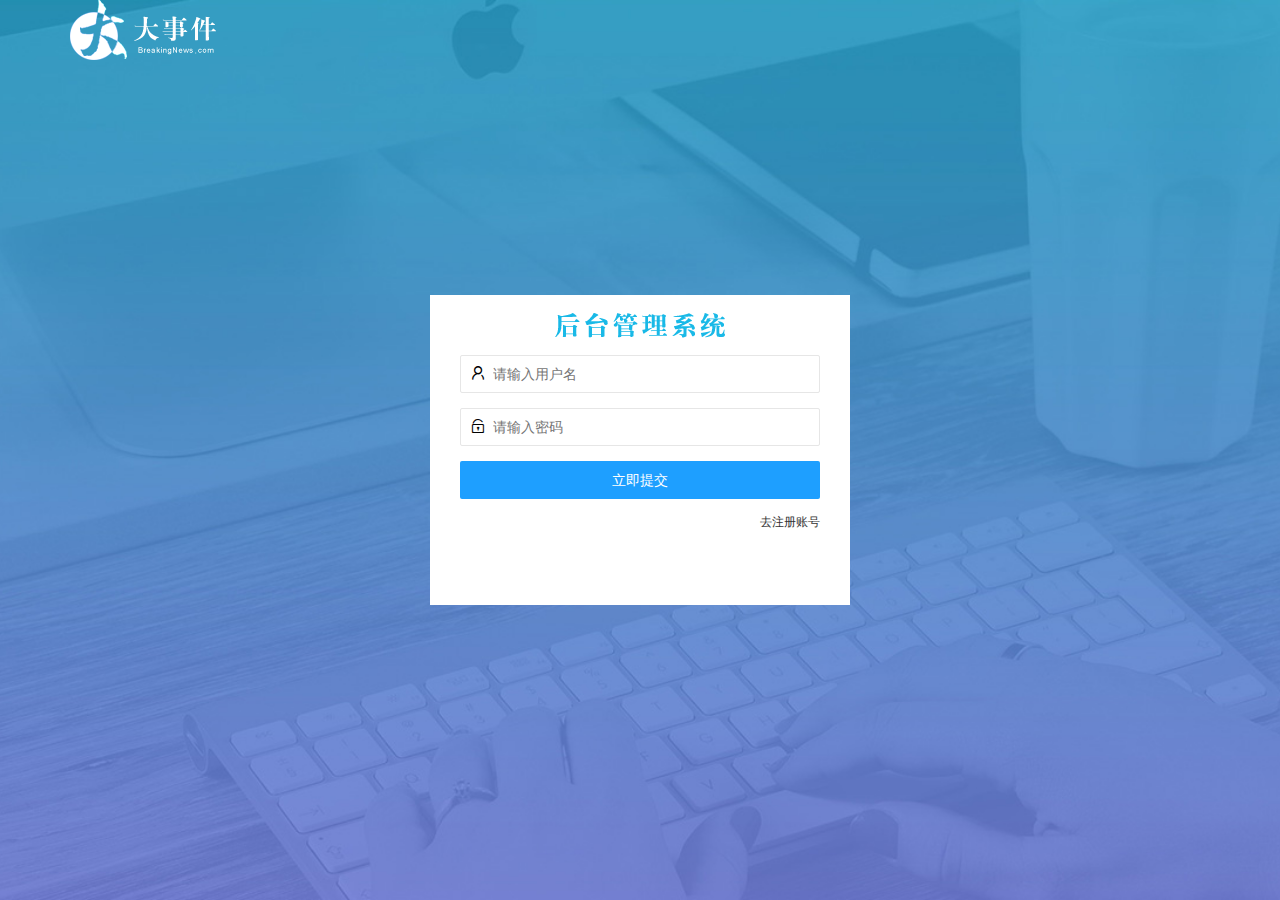
<file: login.html>
<!DOCTYPE html>
<html lang="en">

<head>
    <meta charset="UTF-8" />
    <meta http-equiv="X-UA-Compatible" content="IE=edge" />
    <meta name="viewport" content="width=device-width, initial-scale=1.0" />
    <title>大事件 登录/注册</title>
    <link rel="stylesheet" href="./assets/lib/layui/css/layui.css" />
    <link rel="stylesheet" href="./assets/css/login.css" />
</head>

<body>
    <!-- header 区域  1194*60-->
    <div class="layui-main">
        <img src="./assets/images/logo.png" alt="" />
    </div>
    <!-- 注册登录框 -->
    <div class="loginAndRegBox">
        <div class="title-box"></div>
        <!-- 登录框 -->
        <div class="login-box">
            <form class="layui-form" action="" id="form-login">
                <div class="layui-form-item">
                    <i class="layui-icon layui-icon-username"></i>
                    <input type="text" name="username" placeholder="请输入用户名" autocomplete="off" required class="layui-input" />
                </div>
                <div class="layui-form-item">
                    <i class="layui-icon layui-icon-password"></i>
                    <input type="password" name="password" placeholder="请输入密码" autocomplete="off" required lay-verify="required|pwd" class="layui-input" />
                </div>
                <!-- 登录按钮 -->
                <div class="layui-form-item">
                    <button class="layui-btn layui-btn-fluid layui-btn-normal" lay-submit>
                        立即提交
                    </button>
                </div>
                <div class="layui-form-item links">
                    <a href="javascript:;" id="link_reg">去注册账号</a>
                </div>
            </form>
        </div>
        <!-- 注册框 -->
        <div class="reg-box">
            <!-- 注册的表单 -->
            <form class="layui-form" action="" id="form-reg">
                <!-- username -->
                <div class="layui-form-item">
                    <i class="layui-icon layui-icon-username"></i>
                    <input type="text" name="username" required lay-verify="required" placeholder="请输入用户名" autocomplete="off" class="layui-input" />
                </div>
                <!-- password -->
                <div class="layui-form-item">
                    <i class="layui-icon layui-icon-password"></i>
                    <input type="password" name="password" required lay-verify="required" placeholder="请输入密码" autocomplete="off" class="layui-input" />
                </div>
                <!-- password confirm -->
                <div class="layui-form-item">
                    <i class="layui-icon layui-icon-password"></i>
                    <input type="password" name="repassword" required lay-verify="required|pwd|repwd" placeholder="再次确认密码" autocomplete="off" class="layui-input" />
                </div>
                <!-- 注册按钮 -->
                <div class="layui-form-item">
                    <!-- 注意：表单提交按钮和普通按钮的区别，就是 lay-submit 属性 -->
                    <button class="layui-btn layui-btn-fluid layui-btn-normal" lay-submit>
                        注册
                    </button>
                </div>
                <div class="layui-form-item links">
                    <a href="javascript:;" id="link_login">去登录</a>
                </div>
            </form>
        </div>
    </div>
    <script src="./assets/lib/layui/layui.all.js"></script>
    <script src="./assets/lib/jquery.js"></script>
    <script src="/assets/js/baseAPI.js"></script>
    <script src="./assets/js/login.js"></script>
</body>

</html>
</file>
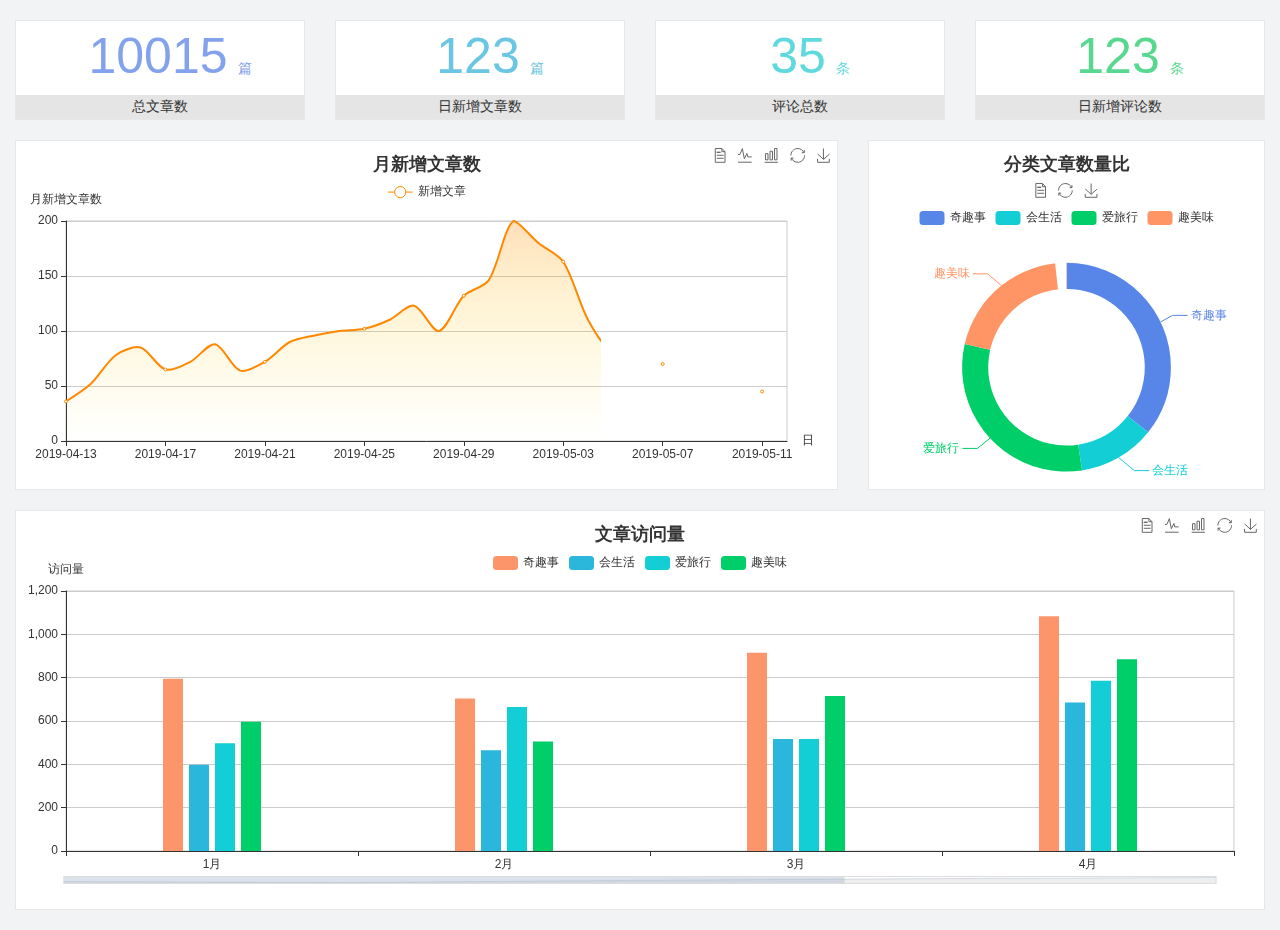
<file: home/dashboard.html>
<!DOCTYPE html>
<html lang="en">

<head>
  <meta charset="UTF-8">
  <meta name="viewport" content="width=device-width, initial-scale=1.0">
  <meta http-equiv="X-UA-Compatible" content="ie=edge">
  <title>图表统计</title>
  <link rel="stylesheet" href="../../assets/lib/bootstrap.css" />
  <link rel="stylesheet" href="../../assets/lib/main.css" />
  <script src="../../assets/lib/jquery.js"></script>
  <script type="text/javascript" src="../../assets/lib/echarts.min.js"></script>
</head>

<body>
  <div class="container-fluid">
    <div class="row spannel_list">
      <div class="col-sm-3 col-xs-6">
        <div class="spannel">
          <em>10015</em><span>篇</span>
          <b>总文章数</b>
        </div>
      </div>
      <div class="col-sm-3 col-xs-6">
        <div class="spannel scolor01">
          <em>123</em><span>篇</span>
          <b>日新增文章数</b>
        </div>
      </div>
      <div class="col-sm-3 col-xs-6">
        <div class="spannel scolor02">
          <em>35</em><span>条</span>
          <b>评论总数</b>
        </div>
      </div>
      <div class="col-sm-3 col-xs-6">
        <div class="spannel scolor03">
          <em>123</em><span>条</span>
          <b>日新增评论数</b>
        </div>
      </div>
    </div>
  </div>

  <div class="container-fluid">
    <div class="row curve-pie">
      <div class="col-lg-8 col-md-8">
        <div class="gragh_pannel" id="curve_show"></div>
      </div>
      <div class="col-lg-4 col-md-4">
        <div class="gragh_pannel" id="pie_show"></div>
      </div>
    </div>
  </div>

  <div class="container-fluid">
    <div class="column_pannel" id="column_show"></div>
  </div>

  <script>
    var oChart = echarts.init(document.getElementById('curve_show'));
    var aList_all = [
      { 'count': 36, 'date': '2019-04-13' },
      { 'count': 52, 'date': '2019-04-14' },
      { 'count': 78, 'date': '2019-04-15' },
      { 'count': 85, 'date': '2019-04-16' },
      { 'count': 65, 'date': '2019-04-17' },
      { 'count': 72, 'date': '2019-04-18' },
      { 'count': 88, 'date': '2019-04-19' },
      { 'count': 64, 'date': '2019-04-20' },
      { 'count': 72, 'date': '2019-04-21' },
      { 'count': 90, 'date': '2019-04-22' },
      { 'count': 96, 'date': '2019-04-23' },
      { 'count': 100, 'date': '2019-04-24' },
      { 'count': 102, 'date': '2019-04-25' },
      { 'count': 110, 'date': '2019-04-26' },
      { 'count': 123, 'date': '2019-04-27' },
      { 'count': 100, 'date': '2019-04-28' },
      { 'count': 132, 'date': '2019-04-29' },
      { 'count': 146, 'date': '2019-04-30' },
      { 'count': 200, 'date': '2019-05-01' },
      { 'count': 180, 'date': '2019-05-02' },
      { 'count': 163, 'date': '2019-05-03' },
      { 'count': 110, 'date': '2019-05-04' },
      { 'count': 80, 'date': '2019-05-05' },
      { 'count': 82, 'date': '2019-05-06' },
      { 'count': 70, 'date': '2019-05-07' },
      { 'count': 65, 'date': '2019-05-08' },
      { 'count': 54, 'date': '2019-05-09' },
      { 'count': 40, 'date': '2019-05-10' },
      { 'count': 45, 'date': '2019-05-11' },
      { 'count': 38, 'date': '2019-05-12' },
    ];

    let aCount = [];
    let aDate = [];

    for (var i = 0; i < aList_all.length; i++) {
      aCount.push(aList_all[i].count);
      aDate.push(aList_all[i].date);
    }

    var chartopt = {
      title: {
        text: '月新增文章数',
        left: 'center',
        top: '10'
      },
      tooltip: {
        trigger: 'axis'
      },
      legend: {
        data: ['新增文章'],
        top: '40'
      },
      toolbox: {
        show: true,
        feature: {
          mark: { show: true },
          dataView: { show: true, readOnly: false },
          magicType: { show: true, type: ['line', 'bar'] },
          restore: { show: true },
          saveAsImage: { show: true }
        }
      },
      calculable: true,
      xAxis: [
        {
          name: '日',
          type: 'category',
          boundaryGap: false,
          data: aDate
        }
      ],
      yAxis: [
        {
          name: '月新增文章数',
          type: 'value'
        }
      ],
      series: [
        {
          name: '新增文章',
          type: 'line',
          smooth: true,
          itemStyle: { normal: { areaStyle: { type: 'default' }, color: '#f80' }, lineStyle: { color: '#f80' } },
          data: aCount
        }],
      areaStyle: {
        normal: {
          color: new echarts.graphic.LinearGradient(0, 0, 0, 1, [{
            offset: 0,
            color: 'rgba(255,136,0,0.39)'
          }, {
            offset: .34,
            color: 'rgba(255,180,0,0.25)'
          }, {
            offset: 1,
            color: 'rgba(255,222,0,0.00)'
          }])

        }
      },
      grid: {
        show: true,
        x: 50,
        x2: 50,
        y: 80,
        height: 220
      }
    };

    oChart.setOption(chartopt);


    var oPie = echarts.init(document.getElementById('pie_show'));
    var oPieopt =
    {
      title: {
        top: 10,
        text: '分类文章数量比',
        x: 'center'
      },
      tooltip: {
        trigger: 'item',
        formatter: "{a} <br/>{b} : {c} ({d}%)"
      },
      color: ['#5885e8', '#13cfd5', '#00ce68', '#ff9565'],
      legend: {
        x: 'center',
        top: 65,
        data: ['奇趣事', '会生活', '爱旅行', '趣美味']
      },
      toolbox: {
        show: true,
        x: 'center',
        top: 35,
        feature: {
          mark: { show: true },
          dataView: { show: true, readOnly: false },
          magicType: {
            show: true,
            type: ['pie', 'funnel'],
            option: {
              funnel: {
                x: '25%',
                width: '50%',
                funnelAlign: 'left',
                max: 1548
              }
            }
          },
          restore: { show: true },
          saveAsImage: { show: true }
        }
      },
      calculable: true,
      series: [
        {
          name: '访问来源',
          type: 'pie',
          radius: ['45%', '60%'],
          center: ['50%', '65%'],
          data: [
            { value: 300, name: '奇趣事' },
            { value: 100, name: '会生活' },
            { value: 260, name: '爱旅行' },
            { value: 180, name: '趣美味' }
          ]
        }
      ]
    };
    oPie.setOption(oPieopt);



    var oColumn = this.echarts.init(document.getElementById('column_show'));
    var oColumnopt =
    {
      title: {
        text: '文章访问量',
        left: 'center',
        top: '10'
      },
      tooltip: {
        trigger: 'axis'
      },
      legend: {
        data: ['奇趣事', '会生活', '爱旅行', '趣美味'],
        top: '40'
      },
      toolbox: {
        show: true,
        feature: {
          mark: { show: true },
          dataView: { show: true, readOnly: false },
          magicType: { show: true, type: ['line', 'bar'] },
          restore: { show: true },
          saveAsImage: { show: true }
        }
      },
      calculable: true,
      xAxis: [
        {
          type: 'category',
          data: ['1月', '2月', '3月', '4月', '5月']
        }
      ],
      yAxis: [
        {
          name: '访问量',
          type: 'value'
        }
      ],
      series: [
        {
          name: '奇趣事',
          type: 'bar',
          barWidth: 20,
          itemStyle: {
            normal: { areaStyle: { type: 'default' }, color: '#fd956a' }
          },
          data: [800, 708, 920, 1090, 1200]
        },
        {
          name: '会生活',
          type: 'bar',
          barWidth: 20,
          itemStyle: {
            normal: { areaStyle: { type: 'default' }, color: '#2bb6db' }
          },
          data: [400, 468, 520, 690, 800]
        },
        {
          name: '爱旅行',
          type: 'bar',
          barWidth: 20,
          itemStyle: {
            normal: { areaStyle: { type: 'default' }, color: '#13cfd5' }
          },
          data: [500, 668, 520, 790, 900]
        },
        {
          name: '趣美味',
          type: 'bar',
          barWidth: 20,
          itemStyle: {
            normal: { areaStyle: { type: 'default' }, color: '#00ce68' }
          },
          data: [600, 508, 720, 890, 1000]
        }
      ],
      grid: {
        show: true,
        x: 50,
        x2: 30,
        y: 80,
        height: 260
      },
      dataZoom: [//给x轴设置滚动条
        {
          start: 0,//默认为0
          end: 100 - 1000 / 31,//默认为100
          type: 'slider',
          show: true,
          xAxisIndex: [0],
          handleSize: 0,//滑动条的 左右2个滑动条的大小
          height: 8,//组件高度
          left: 45, //左边的距离
          right: 50,//右边的距离
          bottom: 26,//右边的距离
          handleColor: '#ddd',//h滑动图标的颜色
          handleStyle: {
            borderColor: "#cacaca",
            borderWidth: "1",
            shadowBlur: 2,
            background: "#ddd",
            shadowColor: "#ddd",
          }
        }]
    };
    oColumn.setOption(oColumnopt);
  </script>
</body>

</html>
</file>
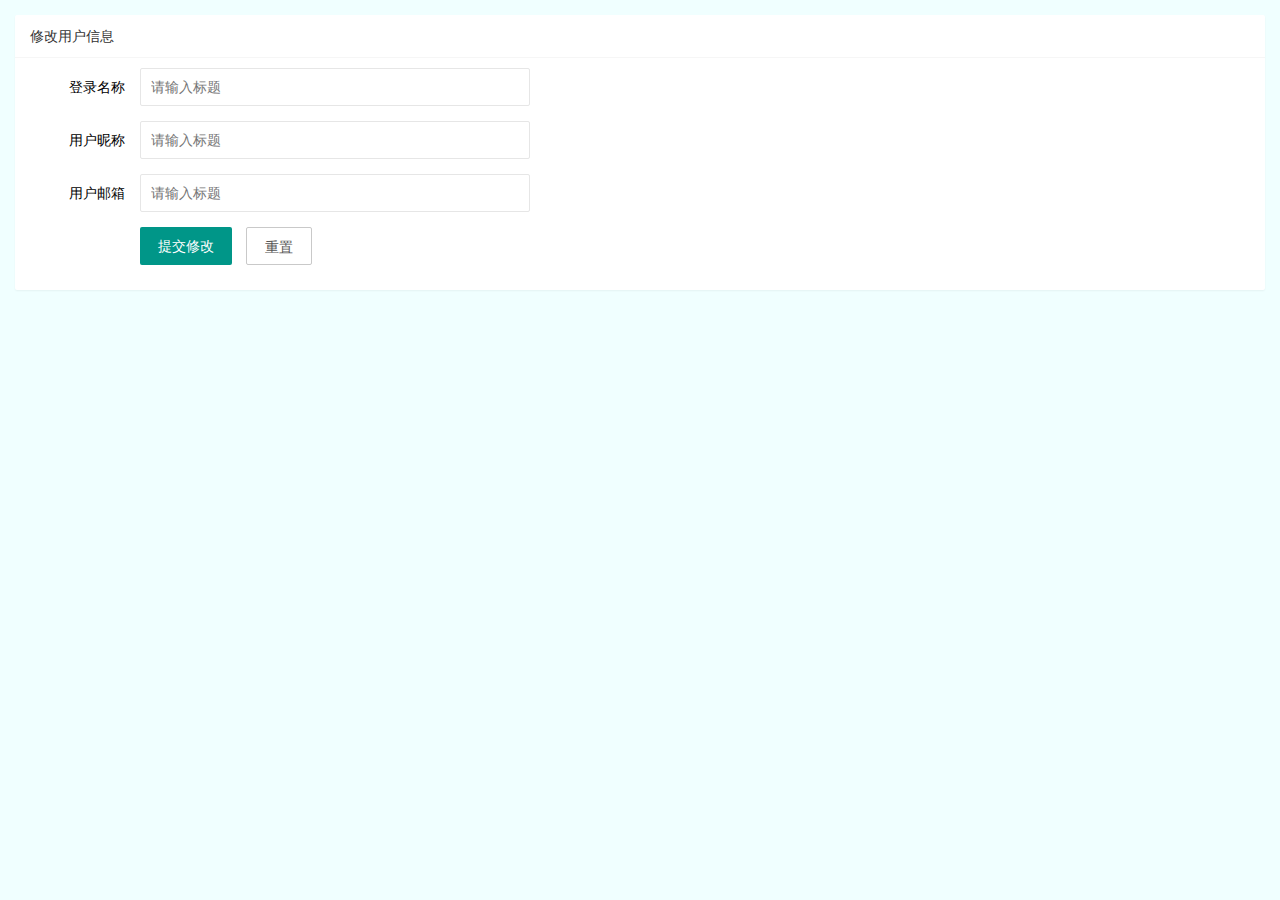
<file: user/userinfo.html>
<!DOCTYPE html>
<html lang="en">

<head>
    <meta charset="UTF-8" />
    <meta http-equiv="X-UA-Compatible" content="IE=edge" />
    <meta name="viewport" content="width=device-width, initial-scale=1.0" />
    <title>用户信息</title>
    <link rel="stylesheet" href="/assets/lib/layui/css/layui.css">
    <link rel="stylesheet" href="/assets/css/userinfo/userinfo.css">
</head>

<body>
    <div class="layui-card">
        <div class="layui-card-header">修改用户信息</div>
        <div class="layui-card-body">
            <!-- lay-filter表单赋值 -->
            <form class="layui-form" action="" lay-filter="formUserInfo">
                <!-- 设置隐藏域 -->
                <input type="hidden" name="id" value="">
                <div class="layui-form-item">
                    <label class="layui-form-label">登录名称</label>
                    <div class="layui-input-block">
                        <input type="text" name="username " placeholder="请输入标题" autocomplete="off" class="layui-input" readonly>
                    </div>
                </div>
                <div class="layui-form-item">
                    <label class="layui-form-label">用户昵称</label>
                    <div class="layui-input-block">
                        <input type="text" name="nickname " required lay-verify="required|nickname" placeholder="请输入标题" autocomplete="off" class="layui-input">
                    </div>
                </div>
                <div class="layui-form-item">
                    <label class="layui-form-label">用户邮箱</label>
                    <div class="layui-input-block">
                        <input type="text" name="email " required lay-verify="required|email" placeholder="请输入标题" autocomplete="off" class="layui-input">
                    </div>
                </div>
                <div class="layui-form-item">
                    <div class="layui-input-block">
                        <button class="layui-btn" lay-submit lay-filter="formDemo">提交修改 </button>
                        <button type="reset" class="layui-btn layui-btn-primary" id="reset">重置</button>
                    </div>
                </div>
            </form>
        </div>
    </div>
    <script src="/assets/lib/layui/layui.all.js"></script>
    <script src="/assets/lib/jquery.js"></script>
    <script src="/assets/js/baseAPI.js"></script>
    <script src="/assets/js/userinfo.js"></script>
</body>

</html>
</file>
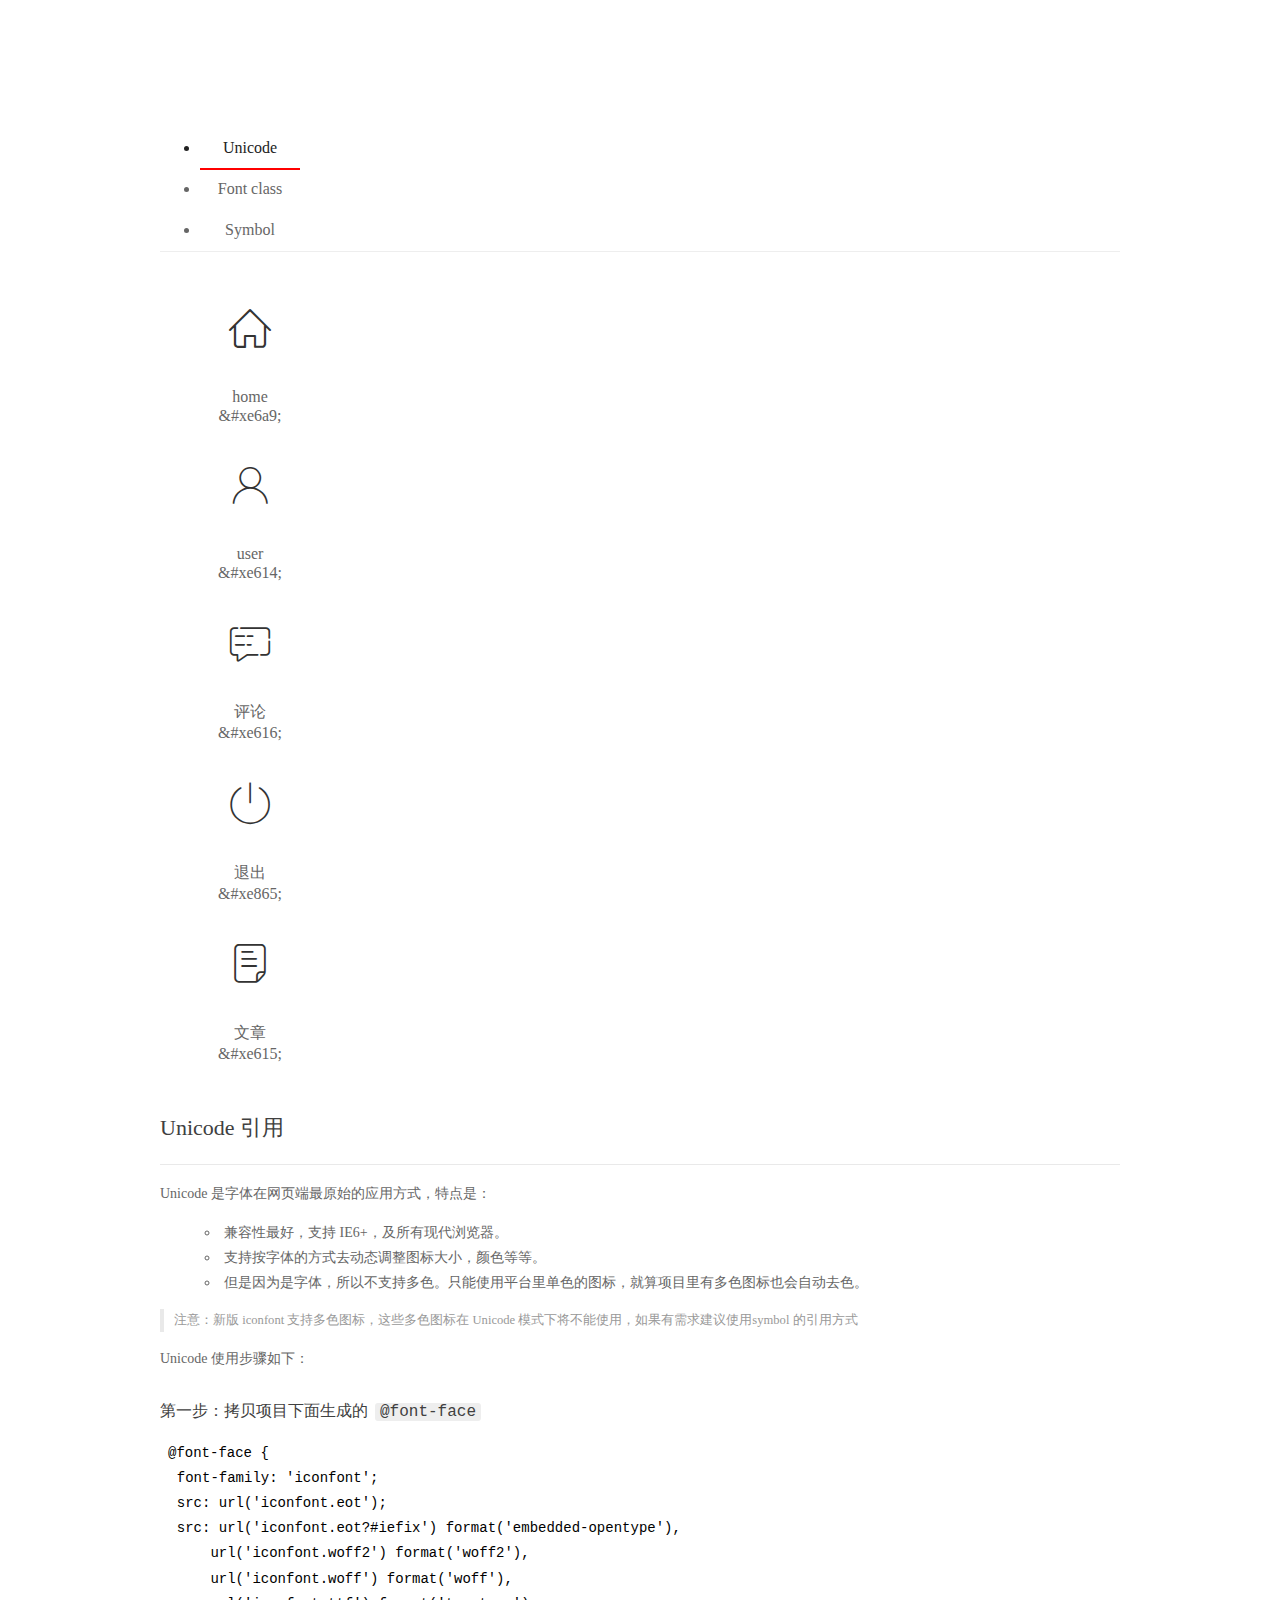
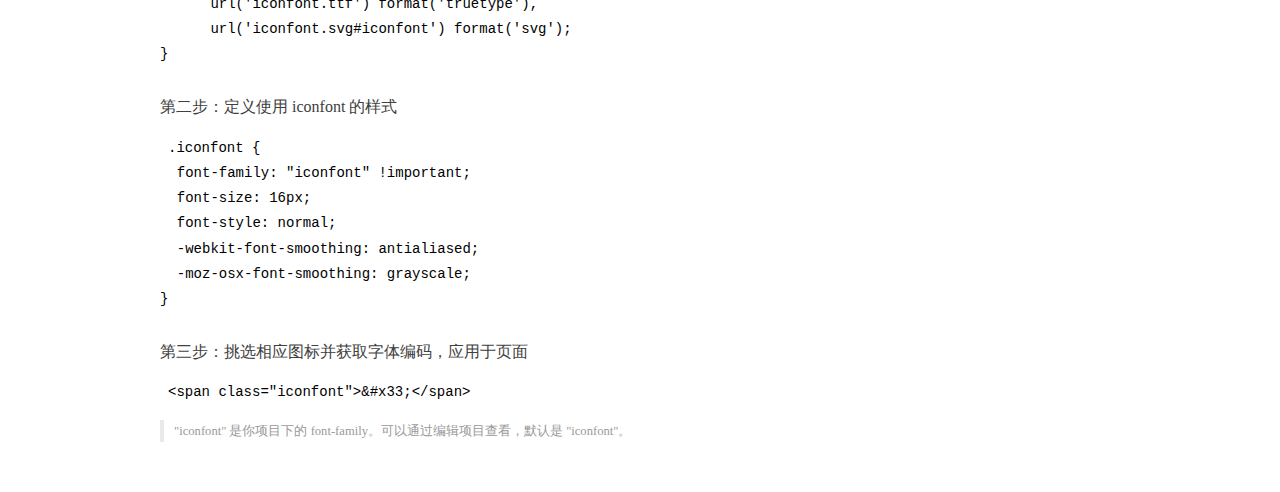
<file: assets/fonts/demo_index.html>
<!DOCTYPE html>
<html>
<head>
  <meta charset="utf-8"/>
  <title>IconFont Demo</title>
  <link rel="shortcut icon" href="https://gtms04.alicdn.com/tps/i4/TB1_oz6GVXXXXaFXpXXJDFnIXXX-64-64.ico" type="image/x-icon"/>
  <link rel="stylesheet" href="https://g.alicdn.com/thx/cube/1.3.2/cube.min.css">
  <link rel="stylesheet" href="demo.css">
  <link rel="stylesheet" href="iconfont.css">
  <script src="iconfont.js"></script>
  <!-- jQuery -->
  <script src="https://a1.alicdn.com/oss/uploads/2018/12/26/7bfddb60-08e8-11e9-9b04-53e73bb6408b.js"></script>
  <!-- 代码高亮 -->
  <script src="https://a1.alicdn.com/oss/uploads/2018/12/26/a3f714d0-08e6-11e9-8a15-ebf944d7534c.js"></script>
</head>
<body>
  <div class="main">
    <h1 class="logo"><a href="https://www.iconfont.cn/" title="iconfont 首页" target="_blank">&#xe86b;</a></h1>
    <div class="nav-tabs">
      <ul id="tabs" class="dib-box">
        <li class="dib active"><span>Unicode</span></li>
        <li class="dib"><span>Font class</span></li>
        <li class="dib"><span>Symbol</span></li>
      </ul>
      
    </div>
    <div class="tab-container">
      <div class="content unicode" style="display: block;">
          <ul class="icon_lists dib-box">
          
            <li class="dib">
              <span class="icon iconfont">&#xe6a9;</span>
                <div class="name">home</div>
                <div class="code-name">&amp;#xe6a9;</div>
              </li>
          
            <li class="dib">
              <span class="icon iconfont">&#xe614;</span>
                <div class="name">user</div>
                <div class="code-name">&amp;#xe614;</div>
              </li>
          
            <li class="dib">
              <span class="icon iconfont">&#xe616;</span>
                <div class="name">评论</div>
                <div class="code-name">&amp;#xe616;</div>
              </li>
          
            <li class="dib">
              <span class="icon iconfont">&#xe865;</span>
                <div class="name">退出</div>
                <div class="code-name">&amp;#xe865;</div>
              </li>
          
            <li class="dib">
              <span class="icon iconfont">&#xe615;</span>
                <div class="name">文章</div>
                <div class="code-name">&amp;#xe615;</div>
              </li>
          
          </ul>
          <div class="article markdown">
          <h2 id="unicode-">Unicode 引用</h2>
          <hr>

          <p>Unicode 是字体在网页端最原始的应用方式，特点是：</p>
          <ul>
            <li>兼容性最好，支持 IE6+，及所有现代浏览器。</li>
            <li>支持按字体的方式去动态调整图标大小，颜色等等。</li>
            <li>但是因为是字体，所以不支持多色。只能使用平台里单色的图标，就算项目里有多色图标也会自动去色。</li>
          </ul>
          <blockquote>
            <p>注意：新版 iconfont 支持多色图标，这些多色图标在 Unicode 模式下将不能使用，如果有需求建议使用symbol 的引用方式</p>
          </blockquote>
          <p>Unicode 使用步骤如下：</p>
          <h3 id="-font-face">第一步：拷贝项目下面生成的 <code>@font-face</code></h3>
<pre><code class="language-css"
>@font-face {
  font-family: 'iconfont';
  src: url('iconfont.eot');
  src: url('iconfont.eot?#iefix') format('embedded-opentype'),
      url('iconfont.woff2') format('woff2'),
      url('iconfont.woff') format('woff'),
      url('iconfont.ttf') format('truetype'),
      url('iconfont.svg#iconfont') format('svg');
}
</code></pre>
          <h3 id="-iconfont-">第二步：定义使用 iconfont 的样式</h3>
<pre><code class="language-css"
>.iconfont {
  font-family: "iconfont" !important;
  font-size: 16px;
  font-style: normal;
  -webkit-font-smoothing: antialiased;
  -moz-osx-font-smoothing: grayscale;
}
</code></pre>
          <h3 id="-">第三步：挑选相应图标并获取字体编码，应用于页面</h3>
<pre>
<code class="language-html"
>&lt;span class="iconfont"&gt;&amp;#x33;&lt;/span&gt;
</code></pre>
          <blockquote>
            <p>"iconfont" 是你项目下的 font-family。可以通过编辑项目查看，默认是 "iconfont"。</p>
          </blockquote>
          </div>
      </div>
      <div class="content font-class">
        <ul class="icon_lists dib-box">
          
          <li class="dib">
            <span class="icon iconfont icon-home"></span>
            <div class="name">
              home
            </div>
            <div class="code-name">.icon-home
            </div>
          </li>
          
          <li class="dib">
            <span class="icon iconfont icon-user"></span>
            <div class="name">
              user
            </div>
            <div class="code-name">.icon-user
            </div>
          </li>
          
          <li class="dib">
            <span class="icon iconfont icon-pinglun"></span>
            <div class="name">
              评论
            </div>
            <div class="code-name">.icon-pinglun
            </div>
          </li>
          
          <li class="dib">
            <span class="icon iconfont icon-tuichu"></span>
            <div class="name">
              退出
            </div>
            <div class="code-name">.icon-tuichu
            </div>
          </li>
          
          <li class="dib">
            <span class="icon iconfont icon-16"></span>
            <div class="name">
              文章
            </div>
            <div class="code-name">.icon-16
            </div>
          </li>
          
        </ul>
        <div class="article markdown">
        <h2 id="font-class-">font-class 引用</h2>
        <hr>

        <p>font-class 是 Unicode 使用方式的一种变种，主要是解决 Unicode 书写不直观，语意不明确的问题。</p>
        <p>与 Unicode 使用方式相比，具有如下特点：</p>
        <ul>
          <li>兼容性良好，支持 IE8+，及所有现代浏览器。</li>
          <li>相比于 Unicode 语意明确，书写更直观。可以很容易分辨这个 icon 是什么。</li>
          <li>因为使用 class 来定义图标，所以当要替换图标时，只需要修改 class 里面的 Unicode 引用。</li>
          <li>不过因为本质上还是使用的字体，所以多色图标还是不支持的。</li>
        </ul>
        <p>使用步骤如下：</p>
        <h3 id="-fontclass-">第一步：引入项目下面生成的 fontclass 代码：</h3>
<pre><code class="language-html">&lt;link rel="stylesheet" href="./iconfont.css"&gt;
</code></pre>
        <h3 id="-">第二步：挑选相应图标并获取类名，应用于页面：</h3>
<pre><code class="language-html">&lt;span class="iconfont icon-xxx"&gt;&lt;/span&gt;
</code></pre>
        <blockquote>
          <p>"
            iconfont" 是你项目下的 font-family。可以通过编辑项目查看，默认是 "iconfont"。</p>
        </blockquote>
      </div>
      </div>
      <div class="content symbol">
          <ul class="icon_lists dib-box">
          
            <li class="dib">
                <svg class="icon svg-icon" aria-hidden="true">
                  <use xlink:href="#icon-home"></use>
                </svg>
                <div class="name">home</div>
                <div class="code-name">#icon-home</div>
            </li>
          
            <li class="dib">
                <svg class="icon svg-icon" aria-hidden="true">
                  <use xlink:href="#icon-user"></use>
                </svg>
                <div class="name">user</div>
                <div class="code-name">#icon-user</div>
            </li>
          
            <li class="dib">
                <svg class="icon svg-icon" aria-hidden="true">
                  <use xlink:href="#icon-pinglun"></use>
                </svg>
                <div class="name">评论</div>
                <div class="code-name">#icon-pinglun</div>
            </li>
          
            <li class="dib">
                <svg class="icon svg-icon" aria-hidden="true">
                  <use xlink:href="#icon-tuichu"></use>
                </svg>
                <div class="name">退出</div>
                <div class="code-name">#icon-tuichu</div>
            </li>
          
            <li class="dib">
                <svg class="icon svg-icon" aria-hidden="true">
                  <use xlink:href="#icon-16"></use>
                </svg>
                <div class="name">文章</div>
                <div class="code-name">#icon-16</div>
            </li>
          
          </ul>
          <div class="article markdown">
          <h2 id="symbol-">Symbol 引用</h2>
          <hr>

          <p>这是一种全新的使用方式，应该说这才是未来的主流，也是平台目前推荐的用法。相关介绍可以参考这篇<a href="">文章</a>
            这种用法其实是做了一个 SVG 的集合，与另外两种相比具有如下特点：</p>
          <ul>
            <li>支持多色图标了，不再受单色限制。</li>
            <li>通过一些技巧，支持像字体那样，通过 <code>font-size</code>, <code>color</code> 来调整样式。</li>
            <li>兼容性较差，支持 IE9+，及现代浏览器。</li>
            <li>浏览器渲染 SVG 的性能一般，还不如 png。</li>
          </ul>
          <p>使用步骤如下：</p>
          <h3 id="-symbol-">第一步：引入项目下面生成的 symbol 代码：</h3>
<pre><code class="language-html">&lt;script src="./iconfont.js"&gt;&lt;/script&gt;
</code></pre>
          <h3 id="-css-">第二步：加入通用 CSS 代码（引入一次就行）：</h3>
<pre><code class="language-html">&lt;style&gt;
.icon {
  width: 1em;
  height: 1em;
  vertical-align: -0.15em;
  fill: currentColor;
  overflow: hidden;
}
&lt;/style&gt;
</code></pre>
          <h3 id="-">第三步：挑选相应图标并获取类名，应用于页面：</h3>
<pre><code class="language-html">&lt;svg class="icon" aria-hidden="true"&gt;
  &lt;use xlink:href="#icon-xxx"&gt;&lt;/use&gt;
&lt;/svg&gt;
</code></pre>
          </div>
      </div>

    </div>
  </div>
  <script>
  $(document).ready(function () {
      $('.tab-container .content:first').show()

      $('#tabs li').click(function (e) {
        var tabContent = $('.tab-container .content')
        var index = $(this).index()

        if ($(this).hasClass('active')) {
          return
        } else {
          $('#tabs li').removeClass('active')
          $(this).addClass('active')

          tabContent.hide().eq(index).fadeIn()
        }
      })
    })
  </script>
</body>
</html>
</file>
<file: assets/lib/layui/css/layui.css>
/** layui-v2.5.5 MIT License By https://www.layui.com */
 .layui-inline,img{display:inline-block;vertical-align:middle}h1,h2,h3,h4,h5,h6{font-weight:400}.layui-edge,.layui-header,.layui-inline,.layui-main{position:relative}.layui-body,.layui-edge,.layui-elip{overflow:hidden}.layui-btn,.layui-edge,.layui-inline,img{vertical-align:middle}.layui-btn,.layui-disabled,.layui-icon,.layui-unselect{-moz-user-select:none;-webkit-user-select:none;-ms-user-select:none}.layui-elip,.layui-form-checkbox span,.layui-form-pane .layui-form-label{text-overflow:ellipsis;white-space:nowrap}.layui-breadcrumb,.layui-tree-btnGroup{visibility:hidden}blockquote,body,button,dd,div,dl,dt,form,h1,h2,h3,h4,h5,h6,input,li,ol,p,pre,td,textarea,th,ul{margin:0;padding:0;-webkit-tap-highlight-color:rgba(0,0,0,0)}a:active,a:hover{outline:0}img{border:none}li{list-style:none}table{border-collapse:collapse;border-spacing:0}h4,h5,h6{font-size:100%}button,input,optgroup,option,select,textarea{font-family:inherit;font-size:inherit;font-style:inherit;font-weight:inherit;outline:0}pre{white-space:pre-wrap;white-space:-moz-pre-wrap;white-space:-pre-wrap;white-space:-o-pre-wrap;word-wrap:break-word}body{line-height:24px;font:14px Helvetica Neue,Helvetica,PingFang SC,Tahoma,Arial,sans-serif}hr{height:1px;margin:10px 0;border:0;clear:both}a{color:#333;text-decoration:none}a:hover{color:#777}a cite{font-style:normal;*cursor:pointer}.layui-border-box,.layui-border-box *{box-sizing:border-box}.layui-box,.layui-box *{box-sizing:content-box}.layui-clear{clear:both;*zoom:1}.layui-clear:after{content:'\20';clear:both;*zoom:1;display:block;height:0}.layui-inline{*display:inline;*zoom:1}.layui-edge{display:inline-block;width:0;height:0;border-width:6px;border-style:dashed;border-color:transparent}.layui-edge-top{top:-4px;border-bottom-color:#999;border-bottom-style:solid}.layui-edge-right{border-left-color:#999;border-left-style:solid}.layui-edge-bottom{top:2px;border-top-color:#999;border-top-style:solid}.layui-edge-left{border-right-color:#999;border-right-style:solid}.layui-disabled,.layui-disabled:hover{color:#d2d2d2!important;cursor:not-allowed!important}.layui-circle{border-radius:100%}.layui-show{display:block!important}.layui-hide{display:none!important}@font-face{font-family:layui-icon;src:url(../font/iconfont.eot?v=250);src:url(../font/iconfont.eot?v=250#iefix) format('embedded-opentype'),url(../font/iconfont.woff2?v=250) format('woff2'),url(../font/iconfont.woff?v=250) format('woff'),url(../font/iconfont.ttf?v=250) format('truetype'),url(../font/iconfont.svg?v=250#layui-icon) format('svg')}.layui-icon{font-family:layui-icon!important;font-size:16px;font-style:normal;-webkit-font-smoothing:antialiased;-moz-osx-font-smoothing:grayscale}.layui-icon-reply-fill:before{content:"\e611"}.layui-icon-set-fill:before{content:"\e614"}.layui-icon-menu-fill:before{content:"\e60f"}.layui-icon-search:before{content:"\e615"}.layui-icon-share:before{content:"\e641"}.layui-icon-set-sm:before{content:"\e620"}.layui-icon-engine:before{content:"\e628"}.layui-icon-close:before{content:"\1006"}.layui-icon-close-fill:before{content:"\1007"}.layui-icon-chart-screen:before{content:"\e629"}.layui-icon-star:before{content:"\e600"}.layui-icon-circle-dot:before{content:"\e617"}.layui-icon-chat:before{content:"\e606"}.layui-icon-release:before{content:"\e609"}.layui-icon-list:before{content:"\e60a"}.layui-icon-chart:before{content:"\e62c"}.layui-icon-ok-circle:before{content:"\1005"}.layui-icon-layim-theme:before{content:"\e61b"}.layui-icon-table:before{content:"\e62d"}.layui-icon-right:before{content:"\e602"}.layui-icon-left:before{content:"\e603"}.layui-icon-cart-simple:before{content:"\e698"}.layui-icon-face-cry:before{content:"\e69c"}.layui-icon-face-smile:before{content:"\e6af"}.layui-icon-survey:before{content:"\e6b2"}.layui-icon-tree:before{content:"\e62e"}.layui-icon-upload-circle:before{content:"\e62f"}.layui-icon-add-circle:before{content:"\e61f"}.layui-icon-download-circle:before{content:"\e601"}.layui-icon-templeate-1:before{content:"\e630"}.layui-icon-util:before{content:"\e631"}.layui-icon-face-surprised:before{content:"\e664"}.layui-icon-edit:before{content:"\e642"}.layui-icon-speaker:before{content:"\e645"}.layui-icon-down:before{content:"\e61a"}.layui-icon-file:before{content:"\e621"}.layui-icon-layouts:before{content:"\e632"}.layui-icon-rate-half:before{content:"\e6c9"}.layui-icon-add-circle-fine:before{content:"\e608"}.layui-icon-prev-circle:before{content:"\e633"}.layui-icon-read:before{content:"\e705"}.layui-icon-404:before{content:"\e61c"}.layui-icon-carousel:before{content:"\e634"}.layui-icon-help:before{content:"\e607"}.layui-icon-code-circle:before{content:"\e635"}.layui-icon-water:before{content:"\e636"}.layui-icon-username:before{content:"\e66f"}.layui-icon-find-fill:before{content:"\e670"}.layui-icon-about:before{content:"\e60b"}.layui-icon-location:before{content:"\e715"}.layui-icon-up:before{content:"\e619"}.layui-icon-pause:before{content:"\e651"}.layui-icon-date:before{content:"\e637"}.layui-icon-layim-uploadfile:before{content:"\e61d"}.layui-icon-delete:before{content:"\e640"}.layui-icon-play:before{content:"\e652"}.layui-icon-top:before{content:"\e604"}.layui-icon-friends:before{content:"\e612"}.layui-icon-refresh-3:before{content:"\e9aa"}.layui-icon-ok:before{content:"\e605"}.layui-icon-layer:before{content:"\e638"}.layui-icon-face-smile-fine:before{content:"\e60c"}.layui-icon-dollar:before{content:"\e659"}.layui-icon-group:before{content:"\e613"}.layui-icon-layim-download:before{content:"\e61e"}.layui-icon-picture-fine:before{content:"\e60d"}.layui-icon-link:before{content:"\e64c"}.layui-icon-diamond:before{content:"\e735"}.layui-icon-log:before{content:"\e60e"}.layui-icon-rate-solid:before{content:"\e67a"}.layui-icon-fonts-del:before{content:"\e64f"}.layui-icon-unlink:before{content:"\e64d"}.layui-icon-fonts-clear:before{content:"\e639"}.layui-icon-triangle-r:before{content:"\e623"}.layui-icon-circle:before{content:"\e63f"}.layui-icon-radio:before{content:"\e643"}.layui-icon-align-center:before{content:"\e647"}.layui-icon-align-right:before{content:"\e648"}.layui-icon-align-left:before{content:"\e649"}.layui-icon-loading-1:before{content:"\e63e"}.layui-icon-return:before{content:"\e65c"}.layui-icon-fonts-strong:before{content:"\e62b"}.layui-icon-upload:before{content:"\e67c"}.layui-icon-dialogue:before{content:"\e63a"}.layui-icon-video:before{content:"\e6ed"}.layui-icon-headset:before{content:"\e6fc"}.layui-icon-cellphone-fine:before{content:"\e63b"}.layui-icon-add-1:before{content:"\e654"}.layui-icon-face-smile-b:before{content:"\e650"}.layui-icon-fonts-html:before{content:"\e64b"}.layui-icon-form:before{content:"\e63c"}.layui-icon-cart:before{content:"\e657"}.layui-icon-camera-fill:before{content:"\e65d"}.layui-icon-tabs:before{content:"\e62a"}.layui-icon-fonts-code:before{content:"\e64e"}.layui-icon-fire:before{content:"\e756"}.layui-icon-set:before{content:"\e716"}.layui-icon-fonts-u:before{content:"\e646"}.layui-icon-triangle-d:before{content:"\e625"}.layui-icon-tips:before{content:"\e702"}.layui-icon-picture:before{content:"\e64a"}.layui-icon-more-vertical:before{content:"\e671"}.layui-icon-flag:before{content:"\e66c"}.layui-icon-loading:before{content:"\e63d"}.layui-icon-fonts-i:before{content:"\e644"}.layui-icon-refresh-1:before{content:"\e666"}.layui-icon-rmb:before{content:"\e65e"}.layui-icon-home:before{content:"\e68e"}.layui-icon-user:before{content:"\e770"}.layui-icon-notice:before{content:"\e667"}.layui-icon-login-weibo:before{content:"\e675"}.layui-icon-voice:before{content:"\e688"}.layui-icon-upload-drag:before{content:"\e681"}.layui-icon-login-qq:before{content:"\e676"}.layui-icon-snowflake:before{content:"\e6b1"}.layui-icon-file-b:before{content:"\e655"}.layui-icon-template:before{content:"\e663"}.layui-icon-auz:before{content:"\e672"}.layui-icon-console:before{content:"\e665"}.layui-icon-app:before{content:"\e653"}.layui-icon-prev:before{content:"\e65a"}.layui-icon-website:before{content:"\e7ae"}.layui-icon-next:before{content:"\e65b"}.layui-icon-component:before{content:"\e857"}.layui-icon-more:before{content:"\e65f"}.layui-icon-login-wechat:before{content:"\e677"}.layui-icon-shrink-right:before{content:"\e668"}.layui-icon-spread-left:before{content:"\e66b"}.layui-icon-camera:before{content:"\e660"}.layui-icon-note:before{content:"\e66e"}.layui-icon-refresh:before{content:"\e669"}.layui-icon-female:before{content:"\e661"}.layui-icon-male:before{content:"\e662"}.layui-icon-password:before{content:"\e673"}.layui-icon-senior:before{content:"\e674"}.layui-icon-theme:before{content:"\e66a"}.layui-icon-tread:before{content:"\e6c5"}.layui-icon-praise:before{content:"\e6c6"}.layui-icon-star-fill:before{content:"\e658"}.layui-icon-rate:before{content:"\e67b"}.layui-icon-template-1:before{content:"\e656"}.layui-icon-vercode:before{content:"\e679"}.layui-icon-cellphone:before{content:"\e678"}.layui-icon-screen-full:before{content:"\e622"}.layui-icon-screen-restore:before{content:"\e758"}.layui-icon-cols:before{content:"\e610"}.layui-icon-export:before{content:"\e67d"}.layui-icon-print:before{content:"\e66d"}.layui-icon-slider:before{content:"\e714"}.layui-icon-addition:before{content:"\e624"}.layui-icon-subtraction:before{content:"\e67e"}.layui-icon-service:before{content:"\e626"}.layui-icon-transfer:before{content:"\e691"}.layui-main{width:1140px;margin:0 auto}.layui-header{z-index:1000;height:60px}.layui-header a:hover{transition:all .5s;-webkit-transition:all .5s}.layui-side{position:fixed;left:0;top:0;bottom:0;z-index:999;width:200px;overflow-x:hidden}.layui-side-scroll{position:relative;width:220px;height:100%;overflow-x:hidden}.layui-body{position:absolute;left:200px;right:0;top:0;bottom:0;z-index:998;width:auto;overflow-y:auto;box-sizing:border-box}.layui-layout-body{overflow:hidden}.layui-layout-admin .layui-header{background-color:#23262E}.layui-layout-admin .layui-side{top:60px;width:200px;overflow-x:hidden}.layui-layout-admin .layui-body{position:fixed;top:60px;bottom:44px}.layui-layout-admin .layui-main{width:auto;margin:0 15px}.layui-layout-admin .layui-footer{position:fixed;left:200px;right:0;bottom:0;height:44px;line-height:44px;padding:0 15px;background-color:#eee}.layui-layout-admin .layui-logo{position:absolute;left:0;top:0;width:200px;height:100%;line-height:60px;text-align:center;color:#009688;font-size:16px}.layui-layout-admin .layui-header .layui-nav{background:0 0}.layui-layout-left{position:absolute!important;left:200px;top:0}.layui-layout-right{position:absolute!important;right:0;top:0}.layui-container{position:relative;margin:0 auto;padding:0 15px;box-sizing:border-box}.layui-fluid{position:relative;margin:0 auto;padding:0 15px}.layui-row:after,.layui-row:before{content:'';display:block;clear:both}.layui-col-lg1,.layui-col-lg10,.layui-col-lg11,.layui-col-lg12,.layui-col-lg2,.layui-col-lg3,.layui-col-lg4,.layui-col-lg5,.layui-col-lg6,.layui-col-lg7,.layui-col-lg8,.layui-col-lg9,.layui-col-md1,.layui-col-md10,.layui-col-md11,.layui-col-md12,.layui-col-md2,.layui-col-md3,.layui-col-md4,.layui-col-md5,.layui-col-md6,.layui-col-md7,.layui-col-md8,.layui-col-md9,.layui-col-sm1,.layui-col-sm10,.layui-col-sm11,.layui-col-sm12,.layui-col-sm2,.layui-col-sm3,.layui-col-sm4,.layui-col-sm5,.layui-col-sm6,.layui-col-sm7,.layui-col-sm8,.layui-col-sm9,.layui-col-xs1,.layui-col-xs10,.layui-col-xs11,.layui-col-xs12,.layui-col-xs2,.layui-col-xs3,.layui-col-xs4,.layui-col-xs5,.layui-col-xs6,.layui-col-xs7,.layui-col-xs8,.layui-col-xs9{position:relative;display:block;box-sizing:border-box}.layui-col-xs1,.layui-col-xs10,.layui-col-xs11,.layui-col-xs12,.layui-col-xs2,.layui-col-xs3,.layui-col-xs4,.layui-col-xs5,.layui-col-xs6,.layui-col-xs7,.layui-col-xs8,.layui-col-xs9{float:left}.layui-col-xs1{width:8.33333333%}.layui-col-xs2{width:16.66666667%}.layui-col-xs3{width:25%}.layui-col-xs4{width:33.33333333%}.layui-col-xs5{width:41.66666667%}.layui-col-xs6{width:50%}.layui-col-xs7{width:58.33333333%}.layui-col-xs8{width:66.66666667%}.layui-col-xs9{width:75%}.layui-col-xs10{width:83.33333333%}.layui-col-xs11{width:91.66666667%}.layui-col-xs12{width:100%}.layui-col-xs-offset1{margin-left:8.33333333%}.layui-col-xs-offset2{margin-left:16.66666667%}.layui-col-xs-offset3{margin-left:25%}.layui-col-xs-offset4{margin-left:33.33333333%}.layui-col-xs-offset5{margin-left:41.66666667%}.layui-col-xs-offset6{margin-left:50%}.layui-col-xs-offset7{margin-left:58.33333333%}.layui-col-xs-offset8{margin-left:66.66666667%}.layui-col-xs-offset9{margin-left:75%}.layui-col-xs-offset10{margin-left:83.33333333%}.layui-col-xs-offset11{margin-left:91.66666667%}.layui-col-xs-offset12{margin-left:100%}@media screen and (max-width:768px){.layui-hide-xs{display:none!important}.layui-show-xs-block{display:block!important}.layui-show-xs-inline{display:inline!important}.layui-show-xs-inline-block{display:inline-block!important}}@media screen and (min-width:768px){.layui-container{width:750px}.layui-hide-sm{display:none!important}.layui-show-sm-block{display:block!important}.layui-show-sm-inline{display:inline!important}.layui-show-sm-inline-block{display:inline-block!important}.layui-col-sm1,.layui-col-sm10,.layui-col-sm11,.layui-col-sm12,.layui-col-sm2,.layui-col-sm3,.layui-col-sm4,.layui-col-sm5,.layui-col-sm6,.layui-col-sm7,.layui-col-sm8,.layui-col-sm9{float:left}.layui-col-sm1{width:8.33333333%}.layui-col-sm2{width:16.66666667%}.layui-col-sm3{width:25%}.layui-col-sm4{width:33.33333333%}.layui-col-sm5{width:41.66666667%}.layui-col-sm6{width:50%}.layui-col-sm7{width:58.33333333%}.layui-col-sm8{width:66.66666667%}.layui-col-sm9{width:75%}.layui-col-sm10{width:83.33333333%}.layui-col-sm11{width:91.66666667%}.layui-col-sm12{width:100%}.layui-col-sm-offset1{margin-left:8.33333333%}.layui-col-sm-offset2{margin-left:16.66666667%}.layui-col-sm-offset3{margin-left:25%}.layui-col-sm-offset4{margin-left:33.33333333%}.layui-col-sm-offset5{margin-left:41.66666667%}.layui-col-sm-offset6{margin-left:50%}.layui-col-sm-offset7{margin-left:58.33333333%}.layui-col-sm-offset8{margin-left:66.66666667%}.layui-col-sm-offset9{margin-left:75%}.layui-col-sm-offset10{margin-left:83.33333333%}.layui-col-sm-offset11{margin-left:91.66666667%}.layui-col-sm-offset12{margin-left:100%}}@media screen and (min-width:992px){.layui-container{width:970px}.layui-hide-md{display:none!important}.layui-show-md-block{display:block!important}.layui-show-md-inline{display:inline!important}.layui-show-md-inline-block{display:inline-block!important}.layui-col-md1,.layui-col-md10,.layui-col-md11,.layui-col-md12,.layui-col-md2,.layui-col-md3,.layui-col-md4,.layui-col-md5,.layui-col-md6,.layui-col-md7,.layui-col-md8,.layui-col-md9{float:left}.layui-col-md1{width:8.33333333%}.layui-col-md2{width:16.66666667%}.layui-col-md3{width:25%}.layui-col-md4{width:33.33333333%}.layui-col-md5{width:41.66666667%}.layui-col-md6{width:50%}.layui-col-md7{width:58.33333333%}.layui-col-md8{width:66.66666667%}.layui-col-md9{width:75%}.layui-col-md10{width:83.33333333%}.layui-col-md11{width:91.66666667%}.layui-col-md12{width:100%}.layui-col-md-offset1{margin-left:8.33333333%}.layui-col-md-offset2{margin-left:16.66666667%}.layui-col-md-offset3{margin-left:25%}.layui-col-md-offset4{margin-left:33.33333333%}.layui-col-md-offset5{margin-left:41.66666667%}.layui-col-md-offset6{margin-left:50%}.layui-col-md-offset7{margin-left:58.33333333%}.layui-col-md-offset8{margin-left:66.66666667%}.layui-col-md-offset9{margin-left:75%}.layui-col-md-offset10{margin-left:83.33333333%}.layui-col-md-offset11{margin-left:91.66666667%}.layui-col-md-offset12{margin-left:100%}}@media screen and (min-width:1200px){.layui-container{width:1170px}.layui-hide-lg{display:none!important}.layui-show-lg-block{display:block!important}.layui-show-lg-inline{display:inline!important}.layui-show-lg-inline-block{display:inline-block!important}.layui-col-lg1,.layui-col-lg10,.layui-col-lg11,.layui-col-lg12,.layui-col-lg2,.layui-col-lg3,.layui-col-lg4,.layui-col-lg5,.layui-col-lg6,.layui-col-lg7,.layui-col-lg8,.layui-col-lg9{float:left}.layui-col-lg1{width:8.33333333%}.layui-col-lg2{width:16.66666667%}.layui-col-lg3{width:25%}.layui-col-lg4{width:33.33333333%}.layui-col-lg5{width:41.66666667%}.layui-col-lg6{width:50%}.layui-col-lg7{width:58.33333333%}.layui-col-lg8{width:66.66666667%}.layui-col-lg9{width:75%}.layui-col-lg10{width:83.33333333%}.layui-col-lg11{width:91.66666667%}.layui-col-lg12{width:100%}.layui-col-lg-offset1{margin-left:8.33333333%}.layui-col-lg-offset2{margin-left:16.66666667%}.layui-col-lg-offset3{margin-left:25%}.layui-col-lg-offset4{margin-left:33.33333333%}.layui-col-lg-offset5{margin-left:41.66666667%}.layui-col-lg-offset6{margin-left:50%}.layui-col-lg-offset7{margin-left:58.33333333%}.layui-col-lg-offset8{margin-left:66.66666667%}.layui-col-lg-offset9{margin-left:75%}.layui-col-lg-offset10{margin-left:83.33333333%}.layui-col-lg-offset11{margin-left:91.66666667%}.layui-col-lg-offset12{margin-left:100%}}.layui-col-space1{margin:-.5px}.layui-col-space1>*{padding:.5px}.layui-col-space3{margin:-1.5px}.layui-col-space3>*{padding:1.5px}.layui-col-space5{margin:-2.5px}.layui-col-space5>*{padding:2.5px}.layui-col-space8{margin:-3.5px}.layui-col-space8>*{padding:3.5px}.layui-col-space10{margin:-5px}.layui-col-space10>*{padding:5px}.layui-col-space12{margin:-6px}.layui-col-space12>*{padding:6px}.layui-col-space15{margin:-7.5px}.layui-col-space15>*{padding:7.5px}.layui-col-space18{margin:-9px}.layui-col-space18>*{padding:9px}.layui-col-space20{margin:-10px}.layui-col-space20>*{padding:10px}.layui-col-space22{margin:-11px}.layui-col-space22>*{padding:11px}.layui-col-space25{margin:-12.5px}.layui-col-space25>*{padding:12.5px}.layui-col-space30{margin:-15px}.layui-col-space30>*{padding:15px}.layui-btn,.layui-input,.layui-select,.layui-textarea,.layui-upload-button{outline:0;-webkit-appearance:none;transition:all .3s;-webkit-transition:all .3s;box-sizing:border-box}.layui-elem-quote{margin-bottom:10px;padding:15px;line-height:22px;border-left:5px solid #009688;border-radius:0 2px 2px 0;background-color:#f2f2f2}.layui-quote-nm{border-style:solid;border-width:1px 1px 1px 5px;background:0 0}.layui-elem-field{margin-bottom:10px;padding:0;border-width:1px;border-style:solid}.layui-elem-field legend{margin-left:20px;padding:0 10px;font-size:20px;font-weight:300}.layui-field-title{margin:10px 0 20px;border-width:1px 0 0}.layui-field-box{padding:10px 15px}.layui-field-title .layui-field-box{padding:10px 0}.layui-progress{position:relative;height:6px;border-radius:20px;background-color:#e2e2e2}.layui-progress-bar{position:absolute;left:0;top:0;width:0;max-width:100%;height:6px;border-radius:20px;text-align:right;background-color:#5FB878;transition:all .3s;-webkit-transition:all .3s}.layui-progress-big,.layui-progress-big .layui-progress-bar{height:18px;line-height:18px}.layui-progress-text{position:relative;top:-20px;line-height:18px;font-size:12px;color:#666}.layui-progress-big .layui-progress-text{position:static;padding:0 10px;color:#fff}.layui-collapse{border-width:1px;border-style:solid;border-radius:2px}.layui-colla-content,.layui-colla-item{border-top-width:1px;border-top-style:solid}.layui-colla-item:first-child{border-top:none}.layui-colla-title{position:relative;height:42px;line-height:42px;padding:0 15px 0 35px;color:#333;background-color:#f2f2f2;cursor:pointer;font-size:14px;overflow:hidden}.layui-colla-content{display:none;padding:10px 15px;line-height:22px;color:#666}.layui-colla-icon{position:absolute;left:15px;top:0;font-size:14px}.layui-card{margin-bottom:15px;border-radius:2px;background-color:#fff;box-shadow:0 1px 2px 0 rgba(0,0,0,.05)}.layui-card:last-child{margin-bottom:0}.layui-card-header{position:relative;height:42px;line-height:42px;padding:0 15px;border-bottom:1px solid #f6f6f6;color:#333;border-radius:2px 2px 0 0;font-size:14px}.layui-bg-black,.layui-bg-blue,.layui-bg-cyan,.layui-bg-green,.layui-bg-orange,.layui-bg-red{color:#fff!important}.layui-card-body{position:relative;padding:10px 15px;line-height:24px}.layui-card-body[pad15]{padding:15px}.layui-card-body[pad20]{padding:20px}.layui-card-body .layui-table{margin:5px 0}.layui-card .layui-tab{margin:0}.layui-panel-window{position:relative;padding:15px;border-radius:0;border-top:5px solid #E6E6E6;background-color:#fff}.layui-auxiliar-moving{position:fixed;left:0;right:0;top:0;bottom:0;width:100%;height:100%;background:0 0;z-index:9999999999}.layui-form-label,.layui-form-mid,.layui-form-select,.layui-input-block,.layui-input-inline,.layui-textarea{position:relative}.layui-bg-red{background-color:#FF5722!important}.layui-bg-orange{background-color:#FFB800!important}.layui-bg-green{background-color:#009688!important}.layui-bg-cyan{background-color:#2F4056!important}.layui-bg-blue{background-color:#1E9FFF!important}.layui-bg-black{background-color:#393D49!important}.layui-bg-gray{background-color:#eee!important;color:#666!important}.layui-badge-rim,.layui-colla-content,.layui-colla-item,.layui-collapse,.layui-elem-field,.layui-form-pane .layui-form-item[pane],.layui-form-pane .layui-form-label,.layui-input,.layui-layedit,.layui-layedit-tool,.layui-quote-nm,.layui-select,.layui-tab-bar,.layui-tab-card,.layui-tab-title,.layui-tab-title .layui-this:after,.layui-textarea{border-color:#e6e6e6}.layui-timeline-item:before,hr{background-color:#e6e6e6}.layui-text{line-height:22px;font-size:14px;color:#666}.layui-text h1,.layui-text h2,.layui-text h3{font-weight:500;color:#333}.layui-text h1{font-size:30px}.layui-text h2{font-size:24px}.layui-text h3{font-size:18px}.layui-text a:not(.layui-btn){color:#01AAED}.layui-text a:not(.layui-btn):hover{text-decoration:underline}.layui-text ul{padding:5px 0 5px 15px}.layui-text ul li{margin-top:5px;list-style-type:disc}.layui-text em,.layui-word-aux{color:#999!important;padding:0 5px!important}.layui-btn{display:inline-block;height:38px;line-height:38px;padding:0 18px;background-color:#009688;color:#fff;white-space:nowrap;text-align:center;font-size:14px;border:none;border-radius:2px;cursor:pointer}.layui-btn:hover{opacity:.8;filter:alpha(opacity=80);color:#fff}.layui-btn:active{opacity:1;filter:alpha(opacity=100)}.layui-btn+.layui-btn{margin-left:10px}.layui-btn-container{font-size:0}.layui-btn-container .layui-btn{margin-right:10px;margin-bottom:10px}.layui-btn-container .layui-btn+.layui-btn{margin-left:0}.layui-table .layui-btn-container .layui-btn{margin-bottom:9px}.layui-btn-radius{border-radius:100px}.layui-btn .layui-icon{margin-right:3px;font-size:18px;vertical-align:bottom;vertical-align:middle\9}.layui-btn-primary{border:1px solid #C9C9C9;background-color:#fff;color:#555}.layui-btn-primary:hover{border-color:#009688;color:#333}.layui-btn-normal{background-color:#1E9FFF}.layui-btn-warm{background-color:#FFB800}.layui-btn-danger{background-color:#FF5722}.layui-btn-checked{background-color:#5FB878}.layui-btn-disabled,.layui-btn-disabled:active,.layui-btn-disabled:hover{border:1px solid #e6e6e6;background-color:#FBFBFB;color:#C9C9C9;cursor:not-allowed;opacity:1}.layui-btn-lg{height:44px;line-height:44px;padding:0 25px;font-size:16px}.layui-btn-sm{height:30px;line-height:30px;padding:0 10px;font-size:12px}.layui-btn-sm i{font-size:16px!important}.layui-btn-xs{height:22px;line-height:22px;padding:0 5px;font-size:12px}.layui-btn-xs i{font-size:14px!important}.layui-btn-group{display:inline-block;vertical-align:middle;font-size:0}.layui-btn-group .layui-btn{margin-left:0!important;margin-right:0!important;border-left:1px solid rgba(255,255,255,.5);border-radius:0}.layui-btn-group .layui-btn-primary{border-left:none}.layui-btn-group .layui-btn-primary:hover{border-color:#C9C9C9;color:#009688}.layui-btn-group .layui-btn:first-child{border-left:none;border-radius:2px 0 0 2px}.layui-btn-group .layui-btn-primary:first-child{border-left:1px solid #c9c9c9}.layui-btn-group .layui-btn:last-child{border-radius:0 2px 2px 0}.layui-btn-group .layui-btn+.layui-btn{margin-left:0}.layui-btn-group+.layui-btn-group{margin-left:10px}.layui-btn-fluid{width:100%}.layui-input,.layui-select,.layui-textarea{height:38px;line-height:1.3;line-height:38px\9;border-width:1px;border-style:solid;background-color:#fff;border-radius:2px}.layui-input::-webkit-input-placeholder,.layui-select::-webkit-input-placeholder,.layui-textarea::-webkit-input-placeholder{line-height:1.3}.layui-input,.layui-textarea{display:block;width:100%;padding-left:10px}.layui-input:hover,.layui-textarea:hover{border-color:#D2D2D2!important}.layui-input:focus,.layui-textarea:focus{border-color:#C9C9C9!important}.layui-textarea{min-height:100px;height:auto;line-height:20px;padding:6px 10px;resize:vertical}.layui-select{padding:0 10px}.layui-form input[type=checkbox],.layui-form input[type=radio],.layui-form select{display:none}.layui-form [lay-ignore]{display:initial}.layui-form-item{margin-bottom:15px;clear:both;*zoom:1}.layui-form-item:after{content:'\20';clear:both;*zoom:1;display:block;height:0}.layui-form-label{float:left;display:block;padding:9px 15px;width:80px;font-weight:400;line-height:20px;text-align:right}.layui-form-label-col{display:block;float:none;padding:9px 0;line-height:20px;text-align:left}.layui-form-item .layui-inline{margin-bottom:5px;margin-right:10px}.layui-input-block{margin-left:110px;min-height:36px}.layui-input-inline{display:inline-block;vertical-align:middle}.layui-form-item .layui-input-inline{float:left;width:190px;margin-right:10px}.layui-form-text .layui-input-inline{width:auto}.layui-form-mid{float:left;display:block;padding:9px 0!important;line-height:20px;margin-right:10px}.layui-form-danger+.layui-form-select .layui-input,.layui-form-danger:focus{border-color:#FF5722!important}.layui-form-select .layui-input{padding-right:30px;cursor:pointer}.layui-form-select .layui-edge{position:absolute;right:10px;top:50%;margin-top:-3px;cursor:pointer;border-width:6px;border-top-color:#c2c2c2;border-top-style:solid;transition:all .3s;-webkit-transition:all .3s}.layui-form-select dl{display:none;position:absolute;left:0;top:42px;padding:5px 0;z-index:899;min-width:100%;border:1px solid #d2d2d2;max-height:300px;overflow-y:auto;background-color:#fff;border-radius:2px;box-shadow:0 2px 4px rgba(0,0,0,.12);box-sizing:border-box}.layui-form-select dl dd,.layui-form-select dl dt{padding:0 10px;line-height:36px;white-space:nowrap;overflow:hidden;text-overflow:ellipsis}.layui-form-select dl dt{font-size:12px;color:#999}.layui-form-select dl dd{cursor:pointer}.layui-form-select dl dd:hover{background-color:#f2f2f2;-webkit-transition:.5s all;transition:.5s all}.layui-form-select .layui-select-group dd{padding-left:20px}.layui-form-select dl dd.layui-select-tips{padding-left:10px!important;color:#999}.layui-form-select dl dd.layui-this{background-color:#5FB878;color:#fff}.layui-form-checkbox,.layui-form-select dl dd.layui-disabled{background-color:#fff}.layui-form-selected dl{display:block}.layui-form-checkbox,.layui-form-checkbox *,.layui-form-switch{display:inline-block;vertical-align:middle}.layui-form-selected .layui-edge{margin-top:-9px;-webkit-transform:rotate(180deg);transform:rotate(180deg);margin-top:-3px\9}:root .layui-form-selected .layui-edge{margin-top:-9px\0/IE9}.layui-form-selectup dl{top:auto;bottom:42px}.layui-select-none{margin:5px 0;text-align:center;color:#999}.layui-select-disabled .layui-disabled{border-color:#eee!important}.layui-select-disabled .layui-edge{border-top-color:#d2d2d2}.layui-form-checkbox{position:relative;height:30px;line-height:30px;margin-right:10px;padding-right:30px;cursor:pointer;font-size:0;-webkit-transition:.1s linear;transition:.1s linear;box-sizing:border-box}.layui-form-checkbox span{padding:0 10px;height:100%;font-size:14px;border-radius:2px 0 0 2px;background-color:#d2d2d2;color:#fff;overflow:hidden}.layui-form-checkbox:hover span{background-color:#c2c2c2}.layui-form-checkbox i{position:absolute;right:0;top:0;width:30px;height:28px;border:1px solid #d2d2d2;border-left:none;border-radius:0 2px 2px 0;color:#fff;font-size:20px;text-align:center}.layui-form-checkbox:hover i{border-color:#c2c2c2;color:#c2c2c2}.layui-form-checked,.layui-form-checked:hover{border-color:#5FB878}.layui-form-checked span,.layui-form-checked:hover span{background-color:#5FB878}.layui-form-checked i,.layui-form-checked:hover i{color:#5FB878}.layui-form-item .layui-form-checkbox{margin-top:4px}.layui-form-checkbox[lay-skin=primary]{height:auto!important;line-height:normal!important;min-width:18px;min-height:18px;border:none!important;margin-right:0;padding-left:28px;padding-right:0;background:0 0}.layui-form-checkbox[lay-skin=primary] span{padding-left:0;padding-right:15px;line-height:18px;background:0 0;color:#666}.layui-form-checkbox[lay-skin=primary] i{right:auto;left:0;width:16px;height:16px;line-height:16px;border:1px solid #d2d2d2;font-size:12px;border-radius:2px;background-color:#fff;-webkit-transition:.1s linear;transition:.1s linear}.layui-form-checkbox[lay-skin=primary]:hover i{border-color:#5FB878;color:#fff}.layui-form-checked[lay-skin=primary] i{border-color:#5FB878!important;background-color:#5FB878;color:#fff}.layui-checkbox-disbaled[lay-skin=primary] span{background:0 0!important;color:#c2c2c2}.layui-checkbox-disbaled[lay-skin=primary]:hover i{border-color:#d2d2d2}.layui-form-item .layui-form-checkbox[lay-skin=primary]{margin-top:10px}.layui-form-switch{position:relative;height:22px;line-height:22px;min-width:35px;padding:0 5px;margin-top:8px;border:1px solid #d2d2d2;border-radius:20px;cursor:pointer;background-color:#fff;-webkit-transition:.1s linear;transition:.1s linear}.layui-form-switch i{position:absolute;left:5px;top:3px;width:16px;height:16px;border-radius:20px;background-color:#d2d2d2;-webkit-transition:.1s linear;transition:.1s linear}.layui-form-switch em{position:relative;top:0;width:25px;margin-left:21px;padding:0!important;text-align:center!important;color:#999!important;font-style:normal!important;font-size:12px}.layui-form-onswitch{border-color:#5FB878;background-color:#5FB878}.layui-checkbox-disbaled,.layui-checkbox-disbaled i{border-color:#e2e2e2!important}.layui-form-onswitch i{left:100%;margin-left:-21px;background-color:#fff}.layui-form-onswitch em{margin-left:5px;margin-right:21px;color:#fff!important}.layui-checkbox-disbaled span{background-color:#e2e2e2!important}.layui-checkbox-disbaled:hover i{color:#fff!important}[lay-radio]{display:none}.layui-form-radio,.layui-form-radio *{display:inline-block;vertical-align:middle}.layui-form-radio{line-height:28px;margin:6px 10px 0 0;padding-right:10px;cursor:pointer;font-size:0}.layui-form-radio *{font-size:14px}.layui-form-radio>i{margin-right:8px;font-size:22px;color:#c2c2c2}.layui-form-radio>i:hover,.layui-form-radioed>i{color:#5FB878}.layui-radio-disbaled>i{color:#e2e2e2!important}.layui-form-pane .layui-form-label{width:110px;padding:8px 15px;height:38px;line-height:20px;border-width:1px;border-style:solid;border-radius:2px 0 0 2px;text-align:center;background-color:#FBFBFB;overflow:hidden;box-sizing:border-box}.layui-form-pane .layui-input-inline{margin-left:-1px}.layui-form-pane .layui-input-block{margin-left:110px;left:-1px}.layui-form-pane .layui-input{border-radius:0 2px 2px 0}.layui-form-pane .layui-form-text .layui-form-label{float:none;width:100%;border-radius:2px;box-sizing:border-box;text-align:left}.layui-form-pane .layui-form-text .layui-input-inline{display:block;margin:0;top:-1px;clear:both}.layui-form-pane .layui-form-text .layui-input-block{margin:0;left:0;top:-1px}.layui-form-pane .layui-form-text .layui-textarea{min-height:100px;border-radius:0 0 2px 2px}.layui-form-pane .layui-form-checkbox{margin:4px 0 4px 10px}.layui-form-pane .layui-form-radio,.layui-form-pane .layui-form-switch{margin-top:6px;margin-left:10px}.layui-form-pane .layui-form-item[pane]{position:relative;border-width:1px;border-style:solid}.layui-form-pane .layui-form-item[pane] .layui-form-label{position:absolute;left:0;top:0;height:100%;border-width:0 1px 0 0}.layui-form-pane .layui-form-item[pane] .layui-input-inline{margin-left:110px}@media screen and (max-width:450px){.layui-form-item .layui-form-label{text-overflow:ellipsis;overflow:hidden;white-space:nowrap}.layui-form-item .layui-inline{display:block;margin-right:0;margin-bottom:20px;clear:both}.layui-form-item .layui-inline:after{content:'\20';clear:both;display:block;height:0}.layui-form-item .layui-input-inline{display:block;float:none;left:-3px;width:auto;margin:0 0 10px 112px}.layui-form-item .layui-input-inline+.layui-form-mid{margin-left:110px;top:-5px;padding:0}.layui-form-item .layui-form-checkbox{margin-right:5px;margin-bottom:5px}}.layui-layedit{border-width:1px;border-style:solid;border-radius:2px}.layui-layedit-tool{padding:3px 5px;border-bottom-width:1px;border-bottom-style:solid;font-size:0}.layedit-tool-fixed{position:fixed;top:0;border-top:1px solid #e2e2e2}.layui-layedit-tool .layedit-tool-mid,.layui-layedit-tool .layui-icon{display:inline-block;vertical-align:middle;text-align:center;font-size:14px}.layui-layedit-tool .layui-icon{position:relative;width:32px;height:30px;line-height:30px;margin:3px 5px;color:#777;cursor:pointer;border-radius:2px}.layui-layedit-tool .layui-icon:hover{color:#393D49}.layui-layedit-tool .layui-icon:active{color:#000}.layui-layedit-tool .layedit-tool-active{background-color:#e2e2e2;color:#000}.layui-layedit-tool .layui-disabled,.layui-layedit-tool .layui-disabled:hover{color:#d2d2d2;cursor:not-allowed}.layui-layedit-tool .layedit-tool-mid{width:1px;height:18px;margin:0 10px;background-color:#d2d2d2}.layedit-tool-html{width:50px!important;font-size:30px!important}.layedit-tool-b,.layedit-tool-code,.layedit-tool-help{font-size:16px!important}.layedit-tool-d,.layedit-tool-face,.layedit-tool-image,.layedit-tool-unlink{font-size:18px!important}.layedit-tool-image input{position:absolute;font-size:0;left:0;top:0;width:100%;height:100%;opacity:.01;filter:Alpha(opacity=1);cursor:pointer}.layui-layedit-iframe iframe{display:block;width:100%}#LAY_layedit_code{overflow:hidden}.layui-laypage{display:inline-block;*display:inline;*zoom:1;vertical-align:middle;margin:10px 0;font-size:0}.layui-laypage>a:first-child,.layui-laypage>a:first-child em{border-radius:2px 0 0 2px}.layui-laypage>a:last-child,.layui-laypage>a:last-child em{border-radius:0 2px 2px 0}.layui-laypage>:first-child{margin-left:0!important}.layui-laypage>:last-child{margin-right:0!important}.layui-laypage a,.layui-laypage button,.layui-laypage input,.layui-laypage select,.layui-laypage span{border:1px solid #e2e2e2}.layui-laypage a,.layui-laypage span{display:inline-block;*display:inline;*zoom:1;vertical-align:middle;padding:0 15px;height:28px;line-height:28px;margin:0 -1px 5px 0;background-color:#fff;color:#333;font-size:12px}.layui-flow-more a *,.layui-laypage input,.layui-table-view select[lay-ignore]{display:inline-block}.layui-laypage a:hover{color:#009688}.layui-laypage em{font-style:normal}.layui-laypage .layui-laypage-spr{color:#999;font-weight:700}.layui-laypage a{text-decoration:none}.layui-laypage .layui-laypage-curr{position:relative}.layui-laypage .layui-laypage-curr em{position:relative;color:#fff}.layui-laypage .layui-laypage-curr .layui-laypage-em{position:absolute;left:-1px;top:-1px;padding:1px;width:100%;height:100%;background-color:#009688}.layui-laypage-em{border-radius:2px}.layui-laypage-next em,.layui-laypage-prev em{font-family:Sim sun;font-size:16px}.layui-laypage .layui-laypage-count,.layui-laypage .layui-laypage-limits,.layui-laypage .layui-laypage-refresh,.layui-laypage .layui-laypage-skip{margin-left:10px;margin-right:10px;padding:0;border:none}.layui-laypage .layui-laypage-limits,.layui-laypage .layui-laypage-refresh{vertical-align:top}.layui-laypage .layui-laypage-refresh i{font-size:18px;cursor:pointer}.layui-laypage select{height:22px;padding:3px;border-radius:2px;cursor:pointer}.layui-laypage .layui-laypage-skip{height:30px;line-height:30px;color:#999}.layui-laypage button,.layui-laypage input{height:30px;line-height:30px;border-radius:2px;vertical-align:top;background-color:#fff;box-sizing:border-box}.layui-laypage input{width:40px;margin:0 10px;padding:0 3px;text-align:center}.layui-laypage input:focus,.layui-laypage select:focus{border-color:#009688!important}.layui-laypage button{margin-left:10px;padding:0 10px;cursor:pointer}.layui-table,.layui-table-view{margin:10px 0}.layui-flow-more{margin:10px 0;text-align:center;color:#999;font-size:14px}.layui-flow-more a{height:32px;line-height:32px}.layui-flow-more a *{vertical-align:top}.layui-flow-more a cite{padding:0 20px;border-radius:3px;background-color:#eee;color:#333;font-style:normal}.layui-flow-more a cite:hover{opacity:.8}.layui-flow-more a i{font-size:30px;color:#737383}.layui-table{width:100%;background-color:#fff;color:#666}.layui-table tr{transition:all .3s;-webkit-transition:all .3s}.layui-table th{text-align:left;font-weight:400}.layui-table tbody tr:hover,.layui-table thead tr,.layui-table-click,.layui-table-header,.layui-table-hover,.layui-table-mend,.layui-table-patch,.layui-table-tool,.layui-table-total,.layui-table-total tr,.layui-table[lay-even] tr:nth-child(even){background-color:#f2f2f2}.layui-table td,.layui-table th,.layui-table-col-set,.layui-table-fixed-r,.layui-table-grid-down,.layui-table-header,.layui-table-page,.layui-table-tips-main,.layui-table-tool,.layui-table-total,.layui-table-view,.layui-table[lay-skin=line],.layui-table[lay-skin=row]{border-width:1px;border-style:solid;border-color:#e6e6e6}.layui-table td,.layui-table th{position:relative;padding:9px 15px;min-height:20px;line-height:20px;font-size:14px}.layui-table[lay-skin=line] td,.layui-table[lay-skin=line] th{border-width:0 0 1px}.layui-table[lay-skin=row] td,.layui-table[lay-skin=row] th{border-width:0 1px 0 0}.layui-table[lay-skin=nob] td,.layui-table[lay-skin=nob] th{border:none}.layui-table img{max-width:100px}.layui-table[lay-size=lg] td,.layui-table[lay-size=lg] th{padding:15px 30px}.layui-table-view .layui-table[lay-size=lg] .layui-table-cell{height:40px;line-height:40px}.layui-table[lay-size=sm] td,.layui-table[lay-size=sm] th{font-size:12px;padding:5px 10px}.layui-table-view .layui-table[lay-size=sm] .layui-table-cell{height:20px;line-height:20px}.layui-table[lay-data]{display:none}.layui-table-box{position:relative;overflow:hidden}.layui-table-view .layui-table{position:relative;width:auto;margin:0}.layui-table-view .layui-table[lay-skin=line]{border-width:0 1px 0 0}.layui-table-view .layui-table[lay-skin=row]{border-width:0 0 1px}.layui-table-view .layui-table td,.layui-table-view .layui-table th{padding:5px 0;border-top:none;border-left:none}.layui-table-view .layui-table th.layui-unselect .layui-table-cell span{cursor:pointer}.layui-table-view .layui-table td{cursor:default}.layui-table-view .layui-table td[data-edit=text]{cursor:text}.layui-table-view .layui-form-checkbox[lay-skin=primary] i{width:18px;height:18px}.layui-table-view .layui-form-radio{line-height:0;padding:0}.layui-table-view .layui-form-radio>i{margin:0;font-size:20px}.layui-table-init{position:absolute;left:0;top:0;width:100%;height:100%;text-align:center;z-index:110}.layui-table-init .layui-icon{position:absolute;left:50%;top:50%;margin:-15px 0 0 -15px;font-size:30px;color:#c2c2c2}.layui-table-header{border-width:0 0 1px;overflow:hidden}.layui-table-header .layui-table{margin-bottom:-1px}.layui-table-tool .layui-inline[lay-event]{position:relative;width:26px;height:26px;padding:5px;line-height:16px;margin-right:10px;text-align:center;color:#333;border:1px solid #ccc;cursor:pointer;-webkit-transition:.5s all;transition:.5s all}.layui-table-tool .layui-inline[lay-event]:hover{border:1px solid #999}.layui-table-tool-temp{padding-right:120px}.layui-table-tool-self{position:absolute;right:17px;top:10px}.layui-table-tool .layui-table-tool-self .layui-inline[lay-event]{margin:0 0 0 10px}.layui-table-tool-panel{position:absolute;top:29px;left:-1px;padding:5px 0;min-width:150px;min-height:40px;border:1px solid #d2d2d2;text-align:left;overflow-y:auto;background-color:#fff;box-shadow:0 2px 4px rgba(0,0,0,.12)}.layui-table-cell,.layui-table-tool-panel li{overflow:hidden;text-overflow:ellipsis;white-space:nowrap}.layui-table-tool-panel li{padding:0 10px;line-height:30px;-webkit-transition:.5s all;transition:.5s all}.layui-table-tool-panel li .layui-form-checkbox[lay-skin=primary]{width:100%;padding-left:28px}.layui-table-tool-panel li:hover{background-color:#f2f2f2}.layui-table-tool-panel li .layui-form-checkbox[lay-skin=primary] i{position:absolute;left:0;top:0}.layui-table-tool-panel li .layui-form-checkbox[lay-skin=primary] span{padding:0}.layui-table-tool .layui-table-tool-self .layui-table-tool-panel{left:auto;right:-1px}.layui-table-col-set{position:absolute;right:0;top:0;width:20px;height:100%;border-width:0 0 0 1px;background-color:#fff}.layui-table-sort{width:10px;height:20px;margin-left:5px;cursor:pointer!important}.layui-table-sort .layui-edge{position:absolute;left:5px;border-width:5px}.layui-table-sort .layui-table-sort-asc{top:3px;border-top:none;border-bottom-style:solid;border-bottom-color:#b2b2b2}.layui-table-sort .layui-table-sort-asc:hover{border-bottom-color:#666}.layui-table-sort .layui-table-sort-desc{bottom:5px;border-bottom:none;border-top-style:solid;border-top-color:#b2b2b2}.layui-table-sort .layui-table-sort-desc:hover{border-top-color:#666}.layui-table-sort[lay-sort=asc] .layui-table-sort-asc{border-bottom-color:#000}.layui-table-sort[lay-sort=desc] .layui-table-sort-desc{border-top-color:#000}.layui-table-cell{height:28px;line-height:28px;padding:0 15px;position:relative;box-sizing:border-box}.layui-table-cell .layui-form-checkbox[lay-skin=primary]{top:-1px;padding:0}.layui-table-cell .layui-table-link{color:#01AAED}.laytable-cell-checkbox,.laytable-cell-numbers,.laytable-cell-radio,.laytable-cell-space{padding:0;text-align:center}.layui-table-body{position:relative;overflow:auto;margin-right:-1px;margin-bottom:-1px}.layui-table-body .layui-none{line-height:26px;padding:15px;text-align:center;color:#999}.layui-table-fixed{position:absolute;left:0;top:0;z-index:101}.layui-table-fixed .layui-table-body{overflow:hidden}.layui-table-fixed-l{box-shadow:0 -1px 8px rgba(0,0,0,.08)}.layui-table-fixed-r{left:auto;right:-1px;border-width:0 0 0 1px;box-shadow:-1px 0 8px rgba(0,0,0,.08)}.layui-table-fixed-r .layui-table-header{position:relative;overflow:visible}.layui-table-mend{position:absolute;right:-49px;top:0;height:100%;width:50px}.layui-table-tool{position:relative;z-index:890;width:100%;min-height:50px;line-height:30px;padding:10px 15px;border-width:0 0 1px}.layui-table-tool .layui-btn-container{margin-bottom:-10px}.layui-table-page,.layui-table-total{border-width:1px 0 0;margin-bottom:-1px;overflow:hidden}.layui-table-page{position:relative;width:100%;padding:7px 7px 0;height:41px;font-size:12px;white-space:nowrap}.layui-table-page>div{height:26px}.layui-table-page .layui-laypage{margin:0}.layui-table-page .layui-laypage a,.layui-table-page .layui-laypage span{height:26px;line-height:26px;margin-bottom:10px;border:none;background:0 0}.layui-table-page .layui-laypage a,.layui-table-page .layui-laypage span.layui-laypage-curr{padding:0 12px}.layui-table-page .layui-laypage span{margin-left:0;padding:0}.layui-table-page .layui-laypage .layui-laypage-prev{margin-left:-7px!important}.layui-table-page .layui-laypage .layui-laypage-curr .layui-laypage-em{left:0;top:0;padding:0}.layui-table-page .layui-laypage button,.layui-table-page .layui-laypage input{height:26px;line-height:26px}.layui-table-page .layui-laypage input{width:40px}.layui-table-page .layui-laypage button{padding:0 10px}.layui-table-page select{height:18px}.layui-table-patch .layui-table-cell{padding:0;width:30px}.layui-table-edit{position:absolute;left:0;top:0;width:100%;height:100%;padding:0 14px 1px;border-radius:0;box-shadow:1px 1px 20px rgba(0,0,0,.15)}.layui-table-edit:focus{border-color:#5FB878!important}select.layui-table-edit{padding:0 0 0 10px;border-color:#C9C9C9}.layui-table-view .layui-form-checkbox,.layui-table-view .layui-form-radio,.layui-table-view .layui-form-switch{top:0;margin:0;box-sizing:content-box}.layui-table-view .layui-form-checkbox{top:-1px;height:26px;line-height:26px}.layui-table-view .layui-form-checkbox i{height:26px}.layui-table-grid .layui-table-cell{overflow:visible}.layui-table-grid-down{position:absolute;top:0;right:0;width:26px;height:100%;padding:5px 0;border-width:0 0 0 1px;text-align:center;background-color:#fff;color:#999;cursor:pointer}.layui-table-grid-down .layui-icon{position:absolute;top:50%;left:50%;margin:-8px 0 0 -8px}.layui-table-grid-down:hover{background-color:#fbfbfb}body .layui-table-tips .layui-layer-content{background:0 0;padding:0;box-shadow:0 1px 6px rgba(0,0,0,.12)}.layui-table-tips-main{margin:-44px 0 0 -1px;max-height:150px;padding:8px 15px;font-size:14px;overflow-y:scroll;background-color:#fff;color:#666}.layui-table-tips-c{position:absolute;right:-3px;top:-13px;width:20px;height:20px;padding:3px;cursor:pointer;background-color:#666;border-radius:50%;color:#fff}.layui-table-tips-c:hover{background-color:#777}.layui-table-tips-c:before{position:relative;right:-2px}.layui-upload-file{display:none!important;opacity:.01;filter:Alpha(opacity=1)}.layui-upload-drag,.layui-upload-form,.layui-upload-wrap{display:inline-block}.layui-upload-list{margin:10px 0}.layui-upload-choose{padding:0 10px;color:#999}.layui-upload-drag{position:relative;padding:30px;border:1px dashed #e2e2e2;background-color:#fff;text-align:center;cursor:pointer;color:#999}.layui-upload-drag .layui-icon{font-size:50px;color:#009688}.layui-upload-drag[lay-over]{border-color:#009688}.layui-upload-iframe{position:absolute;width:0;height:0;border:0;visibility:hidden}.layui-upload-wrap{position:relative;vertical-align:middle}.layui-upload-wrap .layui-upload-file{display:block!important;position:absolute;left:0;top:0;z-index:10;font-size:100px;width:100%;height:100%;opacity:.01;filter:Alpha(opacity=1);cursor:pointer}.layui-transfer-active,.layui-transfer-box{display:inline-block;vertical-align:middle}.layui-transfer-box,.layui-transfer-header,.layui-transfer-search{border-width:0;border-style:solid;border-color:#e6e6e6}.layui-transfer-box{position:relative;border-width:1px;width:200px;height:360px;border-radius:2px;background-color:#fff}.layui-transfer-box .layui-form-checkbox{width:100%;margin:0!important}.layui-transfer-header{height:38px;line-height:38px;padding:0 10px;border-bottom-width:1px}.layui-transfer-search{position:relative;padding:10px;border-bottom-width:1px}.layui-transfer-search .layui-input{height:32px;padding-left:30px;font-size:12px}.layui-transfer-search .layui-icon-search{position:absolute;left:20px;top:50%;margin-top:-8px;color:#666}.layui-transfer-active{margin:0 15px}.layui-transfer-active .layui-btn{display:block;margin:0;padding:0 15px;background-color:#5FB878;border-color:#5FB878;color:#fff}.layui-transfer-active .layui-btn-disabled{background-color:#FBFBFB;border-color:#e6e6e6;color:#C9C9C9}.layui-transfer-active .layui-btn:first-child{margin-bottom:15px}.layui-transfer-active .layui-btn .layui-icon{margin:0;font-size:14px!important}.layui-transfer-data{padding:5px 0;overflow:auto}.layui-transfer-data li{height:32px;line-height:32px;padding:0 10px}.layui-transfer-data li:hover{background-color:#f2f2f2;transition:.5s all}.layui-transfer-data .layui-none{padding:15px 10px;text-align:center;color:#999}.layui-nav{position:relative;padding:0 20px;background-color:#393D49;color:#fff;border-radius:2px;font-size:0;box-sizing:border-box}.layui-nav *{font-size:14px}.layui-nav .layui-nav-item{position:relative;display:inline-block;*display:inline;*zoom:1;vertical-align:middle;line-height:60px}.layui-nav .layui-nav-item a{display:block;padding:0 20px;color:#fff;color:rgba(255,255,255,.7);transition:all .3s;-webkit-transition:all .3s}.layui-nav .layui-this:after,.layui-nav-bar,.layui-nav-tree .layui-nav-itemed:after{position:absolute;left:0;top:0;width:0;height:5px;background-color:#5FB878;transition:all .2s;-webkit-transition:all .2s}.layui-nav-bar{z-index:1000}.layui-nav .layui-nav-item a:hover,.layui-nav .layui-this a{color:#fff}.layui-nav .layui-this:after{content:'';top:auto;bottom:0;width:100%}.layui-nav-img{width:30px;height:30px;margin-right:10px;border-radius:50%}.layui-nav .layui-nav-more{content:'';width:0;height:0;border-style:solid dashed dashed;border-color:#fff transparent transparent;overflow:hidden;cursor:pointer;transition:all .2s;-webkit-transition:all .2s;position:absolute;top:50%;right:3px;margin-top:-3px;border-width:6px;border-top-color:rgba(255,255,255,.7)}.layui-nav .layui-nav-mored,.layui-nav-itemed>a .layui-nav-more{margin-top:-9px;border-style:dashed dashed solid;border-color:transparent transparent #fff}.layui-nav-child{display:none;position:absolute;left:0;top:65px;min-width:100%;line-height:36px;padding:5px 0;box-shadow:0 2px 4px rgba(0,0,0,.12);border:1px solid #d2d2d2;background-color:#fff;z-index:100;border-radius:2px;white-space:nowrap}.layui-nav .layui-nav-child a{color:#333}.layui-nav .layui-nav-child a:hover{background-color:#f2f2f2;color:#000}.layui-nav-child dd{position:relative}.layui-nav .layui-nav-child dd.layui-this a,.layui-nav-child dd.layui-this{background-color:#5FB878;color:#fff}.layui-nav-child dd.layui-this:after{display:none}.layui-nav-tree{width:200px;padding:0}.layui-nav-tree .layui-nav-item{display:block;width:100%;line-height:45px}.layui-nav-tree .layui-nav-item a{position:relative;height:45px;line-height:45px;text-overflow:ellipsis;overflow:hidden;white-space:nowrap}.layui-nav-tree .layui-nav-item a:hover{background-color:#4E5465}.layui-nav-tree .layui-nav-bar{width:5px;height:0;background-color:#009688}.layui-nav-tree .layui-nav-child dd.layui-this,.layui-nav-tree .layui-nav-child dd.layui-this a,.layui-nav-tree .layui-this,.layui-nav-tree .layui-this>a,.layui-nav-tree .layui-this>a:hover{background-color:#009688;color:#fff}.layui-nav-tree .layui-this:after{display:none}.layui-nav-itemed>a,.layui-nav-tree .layui-nav-title a,.layui-nav-tree .layui-nav-title a:hover{color:#fff!important}.layui-nav-tree .layui-nav-child{position:relative;z-index:0;top:0;border:none;box-shadow:none}.layui-nav-tree .layui-nav-child a{height:40px;line-height:40px;color:#fff;color:rgba(255,255,255,.7)}.layui-nav-tree .layui-nav-child,.layui-nav-tree .layui-nav-child a:hover{background:0 0;color:#fff}.layui-nav-tree .layui-nav-more{right:10px}.layui-nav-itemed>.layui-nav-child{display:block;padding:0;background-color:rgba(0,0,0,.3)!important}.layui-nav-itemed>.layui-nav-child>.layui-this>.layui-nav-child{display:block}.layui-nav-side{position:fixed;top:0;bottom:0;left:0;overflow-x:hidden;z-index:999}.layui-bg-blue .layui-nav-bar,.layui-bg-blue .layui-nav-itemed:after,.layui-bg-blue .layui-this:after{background-color:#93D1FF}.layui-bg-blue .layui-nav-child dd.layui-this{background-color:#1E9FFF}.layui-bg-blue .layui-nav-itemed>a,.layui-nav-tree.layui-bg-blue .layui-nav-title a,.layui-nav-tree.layui-bg-blue .layui-nav-title a:hover{background-color:#007DDB!important}.layui-breadcrumb{font-size:0}.layui-breadcrumb>*{font-size:14px}.layui-breadcrumb a{color:#999!important}.layui-breadcrumb a:hover{color:#5FB878!important}.layui-breadcrumb a cite{color:#666;font-style:normal}.layui-breadcrumb span[lay-separator]{margin:0 10px;color:#999}.layui-tab{margin:10px 0;text-align:left!important}.layui-tab[overflow]>.layui-tab-title{overflow:hidden}.layui-tab-title{position:relative;left:0;height:40px;white-space:nowrap;font-size:0;border-bottom-width:1px;border-bottom-style:solid;transition:all .2s;-webkit-transition:all .2s}.layui-tab-title li{display:inline-block;*display:inline;*zoom:1;vertical-align:middle;font-size:14px;transition:all .2s;-webkit-transition:all .2s;position:relative;line-height:40px;min-width:65px;padding:0 15px;text-align:center;cursor:pointer}.layui-tab-title li a{display:block}.layui-tab-title .layui-this{color:#000}.layui-tab-title .layui-this:after{position:absolute;left:0;top:0;content:'';width:100%;height:41px;border-width:1px;border-style:solid;border-bottom-color:#fff;border-radius:2px 2px 0 0;box-sizing:border-box;pointer-events:none}.layui-tab-bar{position:absolute;right:0;top:0;z-index:10;width:30px;height:39px;line-height:39px;border-width:1px;border-style:solid;border-radius:2px;text-align:center;background-color:#fff;cursor:pointer}.layui-tab-bar .layui-icon{position:relative;display:inline-block;top:3px;transition:all .3s;-webkit-transition:all .3s}.layui-tab-item{display:none}.layui-tab-more{padding-right:30px;height:auto!important;white-space:normal!important}.layui-tab-more li.layui-this:after{border-bottom-color:#e2e2e2;border-radius:2px}.layui-tab-more .layui-tab-bar .layui-icon{top:-2px;top:3px\9;-webkit-transform:rotate(180deg);transform:rotate(180deg)}:root .layui-tab-more .layui-tab-bar .layui-icon{top:-2px\0/IE9}.layui-tab-content{padding:10px}.layui-tab-title li .layui-tab-close{position:relative;display:inline-block;width:18px;height:18px;line-height:20px;margin-left:8px;top:1px;text-align:center;font-size:14px;color:#c2c2c2;transition:all .2s;-webkit-transition:all .2s}.layui-tab-title li .layui-tab-close:hover{border-radius:2px;background-color:#FF5722;color:#fff}.layui-tab-brief>.layui-tab-title .layui-this{color:#009688}.layui-tab-brief>.layui-tab-more li.layui-this:after,.layui-tab-brief>.layui-tab-title .layui-this:after{border:none;border-radius:0;border-bottom:2px solid #5FB878}.layui-tab-brief[overflow]>.layui-tab-title .layui-this:after{top:-1px}.layui-tab-card{border-width:1px;border-style:solid;border-radius:2px;box-shadow:0 2px 5px 0 rgba(0,0,0,.1)}.layui-tab-card>.layui-tab-title{background-color:#f2f2f2}.layui-tab-card>.layui-tab-title li{margin-right:-1px;margin-left:-1px}.layui-tab-card>.layui-tab-title .layui-this{background-color:#fff}.layui-tab-card>.layui-tab-title .layui-this:after{border-top:none;border-width:1px;border-bottom-color:#fff}.layui-tab-card>.layui-tab-title .layui-tab-bar{height:40px;line-height:40px;border-radius:0;border-top:none;border-right:none}.layui-tab-card>.layui-tab-more .layui-this{background:0 0;color:#5FB878}.layui-tab-card>.layui-tab-more .layui-this:after{border:none}.layui-timeline{padding-left:5px}.layui-timeline-item{position:relative;padding-bottom:20px}.layui-timeline-axis{position:absolute;left:-5px;top:0;z-index:10;width:20px;height:20px;line-height:20px;background-color:#fff;color:#5FB878;border-radius:50%;text-align:center;cursor:pointer}.layui-timeline-axis:hover{color:#FF5722}.layui-timeline-item:before{content:'';position:absolute;left:5px;top:0;z-index:0;width:1px;height:100%}.layui-timeline-item:last-child:before{display:none}.layui-timeline-item:first-child:before{display:block}.layui-timeline-content{padding-left:25px}.layui-timeline-title{position:relative;margin-bottom:10px}.layui-badge,.layui-badge-dot,.layui-badge-rim{position:relative;display:inline-block;padding:0 6px;font-size:12px;text-align:center;background-color:#FF5722;color:#fff;border-radius:2px}.layui-badge{height:18px;line-height:18px}.layui-badge-dot{width:8px;height:8px;padding:0;border-radius:50%}.layui-badge-rim{height:18px;line-height:18px;border-width:1px;border-style:solid;background-color:#fff;color:#666}.layui-btn .layui-badge,.layui-btn .layui-badge-dot{margin-left:5px}.layui-nav .layui-badge,.layui-nav .layui-badge-dot{position:absolute;top:50%;margin:-8px 6px 0}.layui-tab-title .layui-badge,.layui-tab-title .layui-badge-dot{left:5px;top:-2px}.layui-carousel{position:relative;left:0;top:0;background-color:#f8f8f8}.layui-carousel>[carousel-item]{position:relative;width:100%;height:100%;overflow:hidden}.layui-carousel>[carousel-item]:before{position:absolute;content:'\e63d';left:50%;top:50%;width:100px;line-height:20px;margin:-10px 0 0 -50px;text-align:center;color:#c2c2c2;font-family:layui-icon!important;font-size:30px;font-style:normal;-webkit-font-smoothing:antialiased;-moz-osx-font-smoothing:grayscale}.layui-carousel>[carousel-item]>*{display:none;position:absolute;left:0;top:0;width:100%;height:100%;background-color:#f8f8f8;transition-duration:.3s;-webkit-transition-duration:.3s}.layui-carousel-updown>*{-webkit-transition:.3s ease-in-out up;transition:.3s ease-in-out up}.layui-carousel-arrow{display:none\9;opacity:0;position:absolute;left:10px;top:50%;margin-top:-18px;width:36px;height:36px;line-height:36px;text-align:center;font-size:20px;border:0;border-radius:50%;background-color:rgba(0,0,0,.2);color:#fff;-webkit-transition-duration:.3s;transition-duration:.3s;cursor:pointer}.layui-carousel-arrow[lay-type=add]{left:auto!important;right:10px}.layui-carousel:hover .layui-carousel-arrow[lay-type=add],.layui-carousel[lay-arrow=always] .layui-carousel-arrow[lay-type=add]{right:20px}.layui-carousel[lay-arrow=always] .layui-carousel-arrow{opacity:1;left:20px}.layui-carousel[lay-arrow=none] .layui-carousel-arrow{display:none}.layui-carousel-arrow:hover,.layui-carousel-ind ul:hover{background-color:rgba(0,0,0,.35)}.layui-carousel:hover .layui-carousel-arrow{display:block\9;opacity:1;left:20px}.layui-carousel-ind{position:relative;top:-35px;width:100%;line-height:0!important;text-align:center;font-size:0}.layui-carousel[lay-indicator=outside]{margin-bottom:30px}.layui-carousel[lay-indicator=outside] .layui-carousel-ind{top:10px}.layui-carousel[lay-indicator=outside] .layui-carousel-ind ul{background-color:rgba(0,0,0,.5)}.layui-carousel[lay-indicator=none] .layui-carousel-ind{display:none}.layui-carousel-ind ul{display:inline-block;padding:5px;background-color:rgba(0,0,0,.2);border-radius:10px;-webkit-transition-duration:.3s;transition-duration:.3s}.layui-carousel-ind li{display:inline-block;width:10px;height:10px;margin:0 3px;font-size:14px;background-color:#e2e2e2;background-color:rgba(255,255,255,.5);border-radius:50%;cursor:pointer;-webkit-transition-duration:.3s;transition-duration:.3s}.layui-carousel-ind li:hover{background-color:rgba(255,255,255,.7)}.layui-carousel-ind li.layui-this{background-color:#fff}.layui-carousel>[carousel-item]>.layui-carousel-next,.layui-carousel>[carousel-item]>.layui-carousel-prev,.layui-carousel>[carousel-item]>.layui-this{display:block}.layui-carousel>[carousel-item]>.layui-this{left:0}.layui-carousel>[carousel-item]>.layui-carousel-prev{left:-100%}.layui-carousel>[carousel-item]>.layui-carousel-next{left:100%}.layui-carousel>[carousel-item]>.layui-carousel-next.layui-carousel-left,.layui-carousel>[carousel-item]>.layui-carousel-prev.layui-carousel-right{left:0}.layui-carousel>[carousel-item]>.layui-this.layui-carousel-left{left:-100%}.layui-carousel>[carousel-item]>.layui-this.layui-carousel-right{left:100%}.layui-carousel[lay-anim=updown] .layui-carousel-arrow{left:50%!important;top:20px;margin:0 0 0 -18px}.layui-carousel[lay-anim=updown]>[carousel-item]>*,.layui-carousel[lay-anim=fade]>[carousel-item]>*{left:0!important}.layui-carousel[lay-anim=updown] .layui-carousel-arrow[lay-type=add]{top:auto!important;bottom:20px}.layui-carousel[lay-anim=updown] .layui-carousel-ind{position:absolute;top:50%;right:20px;width:auto;height:auto}.layui-carousel[lay-anim=updown] .layui-carousel-ind ul{padding:3px 5px}.layui-carousel[lay-anim=updown] .layui-carousel-ind li{display:block;margin:6px 0}.layui-carousel[lay-anim=updown]>[carousel-item]>.layui-this{top:0}.layui-carousel[lay-anim=updown]>[carousel-item]>.layui-carousel-prev{top:-100%}.layui-carousel[lay-anim=updown]>[carousel-item]>.layui-carousel-next{top:100%}.layui-carousel[lay-anim=updown]>[carousel-item]>.layui-carousel-next.layui-carousel-left,.layui-carousel[lay-anim=updown]>[carousel-item]>.layui-carousel-prev.layui-carousel-right{top:0}.layui-carousel[lay-anim=updown]>[carousel-item]>.layui-this.layui-carousel-left{top:-100%}.layui-carousel[lay-anim=updown]>[carousel-item]>.layui-this.layui-carousel-right{top:100%}.layui-carousel[lay-anim=fade]>[carousel-item]>.layui-carousel-next,.layui-carousel[lay-anim=fade]>[carousel-item]>.layui-carousel-prev{opacity:0}.layui-carousel[lay-anim=fade]>[carousel-item]>.layui-carousel-next.layui-carousel-left,.layui-carousel[lay-anim=fade]>[carousel-item]>.layui-carousel-prev.layui-carousel-right{opacity:1}.layui-carousel[lay-anim=fade]>[carousel-item]>.layui-this.layui-carousel-left,.layui-carousel[lay-anim=fade]>[carousel-item]>.layui-this.layui-carousel-right{opacity:0}.layui-fixbar{position:fixed;right:15px;bottom:15px;z-index:999999}.layui-fixbar li{width:50px;height:50px;line-height:50px;margin-bottom:1px;text-align:center;cursor:pointer;font-size:30px;background-color:#9F9F9F;color:#fff;border-radius:2px;opacity:.95}.layui-fixbar li:hover{opacity:.85}.layui-fixbar li:active{opacity:1}.layui-fixbar .layui-fixbar-top{display:none;font-size:40px}body .layui-util-face{border:none;background:0 0}body .layui-util-face .layui-layer-content{padding:0;background-color:#fff;color:#666;box-shadow:none}.layui-util-face .layui-layer-TipsG{display:none}.layui-util-face ul{position:relative;width:372px;padding:10px;border:1px solid #D9D9D9;background-color:#fff;box-shadow:0 0 20px rgba(0,0,0,.2)}.layui-util-face ul li{cursor:pointer;float:left;border:1px solid #e8e8e8;height:22px;width:26px;overflow:hidden;margin:-1px 0 0 -1px;padding:4px 2px;text-align:center}.layui-util-face ul li:hover{position:relative;z-index:2;border:1px solid #eb7350;background:#fff9ec}.layui-code{position:relative;margin:10px 0;padding:15px;line-height:20px;border:1px solid #ddd;border-left-width:6px;background-color:#F2F2F2;color:#333;font-family:Courier New;font-size:12px}.layui-rate,.layui-rate *{display:inline-block;vertical-align:middle}.layui-rate{padding:10px 5px 10px 0;font-size:0}.layui-rate li i.layui-icon{font-size:20px;color:#FFB800;margin-right:5px;transition:all .3s;-webkit-transition:all .3s}.layui-rate li i:hover{cursor:pointer;transform:scale(1.12);-webkit-transform:scale(1.12)}.layui-rate[readonly] li i:hover{cursor:default;transform:scale(1)}.layui-colorpicker{width:26px;height:26px;border:1px solid #e6e6e6;padding:5px;border-radius:2px;line-height:24px;display:inline-block;cursor:pointer;transition:all .3s;-webkit-transition:all .3s}.layui-colorpicker:hover{border-color:#d2d2d2}.layui-colorpicker.layui-colorpicker-lg{width:34px;height:34px;line-height:32px}.layui-colorpicker.layui-colorpicker-sm{width:24px;height:24px;line-height:22px}.layui-colorpicker.layui-colorpicker-xs{width:22px;height:22px;line-height:20px}.layui-colorpicker-trigger-bgcolor{display:block;background:url([data-uri]);border-radius:2px}.layui-colorpicker-trigger-span{display:block;height:100%;box-sizing:border-box;border:1px solid rgba(0,0,0,.15);border-radius:2px;text-align:center}.layui-colorpicker-trigger-i{display:inline-block;color:#FFF;font-size:12px}.layui-colorpicker-trigger-i.layui-icon-close{color:#999}.layui-colorpicker-main{position:absolute;z-index:66666666;width:280px;padding:7px;background:#FFF;border:1px solid #d2d2d2;border-radius:2px;box-shadow:0 2px 4px rgba(0,0,0,.12)}.layui-colorpicker-main-wrapper{height:180px;position:relative}.layui-colorpicker-basis{width:260px;height:100%;position:relative}.layui-colorpicker-basis-white{width:100%;height:100%;position:absolute;top:0;left:0;background:linear-gradient(90deg,#FFF,hsla(0,0%,100%,0))}.layui-colorpicker-basis-black{width:100%;height:100%;position:absolute;top:0;left:0;background:linear-gradient(0deg,#000,transparent)}.layui-colorpicker-basis-cursor{width:10px;height:10px;border:1px solid #FFF;border-radius:50%;position:absolute;top:-3px;right:-3px;cursor:pointer}.layui-colorpicker-side{position:absolute;top:0;right:0;width:12px;height:100%;background:linear-gradient(red,#FF0,#0F0,#0FF,#00F,#F0F,red)}.layui-colorpicker-side-slider{width:100%;height:5px;box-shadow:0 0 1px #888;box-sizing:border-box;background:#FFF;border-radius:1px;border:1px solid #f0f0f0;cursor:pointer;position:absolute;left:0}.layui-colorpicker-main-alpha{display:none;height:12px;margin-top:7px;background:url([data-uri])}.layui-colorpicker-alpha-bgcolor{height:100%;position:relative}.layui-colorpicker-alpha-slider{width:5px;height:100%;box-shadow:0 0 1px #888;box-sizing:border-box;background:#FFF;border-radius:1px;border:1px solid #f0f0f0;cursor:pointer;position:absolute;top:0}.layui-colorpicker-main-pre{padding-top:7px;font-size:0}.layui-colorpicker-pre{width:20px;height:20px;border-radius:2px;display:inline-block;margin-left:6px;margin-bottom:7px;cursor:pointer}.layui-colorpicker-pre:nth-child(11n+1){margin-left:0}.layui-colorpicker-pre-isalpha{background:url([data-uri])}.layui-colorpicker-pre.layui-this{box-shadow:0 0 3px 2px rgba(0,0,0,.15)}.layui-colorpicker-pre>div{height:100%;border-radius:2px}.layui-colorpicker-main-input{text-align:right;padding-top:7px}.layui-colorpicker-main-input .layui-btn-container .layui-btn{margin:0 0 0 10px}.layui-colorpicker-main-input div.layui-inline{float:left;margin-right:10px;font-size:14px}.layui-colorpicker-main-input input.layui-input{width:150px;height:30px;color:#666}.layui-slider{height:4px;background:#e2e2e2;border-radius:3px;position:relative;cursor:pointer}.layui-slider-bar{border-radius:3px;position:absolute;height:100%}.layui-slider-step{position:absolute;top:0;width:4px;height:4px;border-radius:50%;background:#FFF;-webkit-transform:translateX(-50%);transform:translateX(-50%)}.layui-slider-wrap{width:36px;height:36px;position:absolute;top:-16px;-webkit-transform:translateX(-50%);transform:translateX(-50%);z-index:10;text-align:center}.layui-slider-wrap-btn{width:12px;height:12px;border-radius:50%;background:#FFF;display:inline-block;vertical-align:middle;cursor:pointer;transition:.3s}.layui-slider-wrap:after{content:"";height:100%;display:inline-block;vertical-align:middle}.layui-slider-wrap-btn.layui-slider-hover,.layui-slider-wrap-btn:hover{transform:scale(1.2)}.layui-slider-wrap-btn.layui-disabled:hover{transform:scale(1)!important}.layui-slider-tips{position:absolute;top:-42px;z-index:66666666;white-space:nowrap;display:none;-webkit-transform:translateX(-50%);transform:translateX(-50%);color:#FFF;background:#000;border-radius:3px;height:25px;line-height:25px;padding:0 10px}.layui-slider-tips:after{content:'';position:absolute;bottom:-12px;left:50%;margin-left:-6px;width:0;height:0;border-width:6px;border-style:solid;border-color:#000 transparent transparent}.layui-slider-input{width:70px;height:32px;border:1px solid #e6e6e6;border-radius:3px;font-size:16px;line-height:32px;position:absolute;right:0;top:-15px}.layui-slider-input-btn{display:none;position:absolute;top:0;right:0;width:20px;height:100%;border-left:1px solid #d2d2d2}.layui-slider-input-btn i{cursor:pointer;position:absolute;right:0;bottom:0;width:20px;height:50%;font-size:12px;line-height:16px;text-align:center;color:#999}.layui-slider-input-btn i:first-child{top:0;border-bottom:1px solid #d2d2d2}.layui-slider-input-txt{height:100%;font-size:14px}.layui-slider-input-txt input{height:100%;border:none}.layui-slider-input-btn i:hover{color:#009688}.layui-slider-vertical{width:4px;margin-left:34px}.layui-slider-vertical .layui-slider-bar{width:4px}.layui-slider-vertical .layui-slider-step{top:auto;left:0;-webkit-transform:translateY(50%);transform:translateY(50%)}.layui-slider-vertical .layui-slider-wrap{top:auto;left:-16px;-webkit-transform:translateY(50%);transform:translateY(50%)}.layui-slider-vertical .layui-slider-tips{top:auto;left:2px}@media \0screen{.layui-slider-wrap-btn{margin-left:-20px}.layui-slider-vertical .layui-slider-wrap-btn{margin-left:0;margin-bottom:-20px}.layui-slider-vertical .layui-slider-tips{margin-left:-8px}.layui-slider>span{margin-left:8px}}.layui-tree{line-height:22px}.layui-tree .layui-form-checkbox{margin:0!important}.layui-tree-set{width:100%;position:relative}.layui-tree-pack{display:none;padding-left:20px;position:relative}.layui-tree-iconClick,.layui-tree-main{display:inline-block;vertical-align:middle}.layui-tree-line .layui-tree-pack{padding-left:27px}.layui-tree-line .layui-tree-set .layui-tree-set:after{content:'';position:absolute;top:14px;left:-9px;width:17px;height:0;border-top:1px dotted #c0c4cc}.layui-tree-entry{position:relative;padding:3px 0;height:20px;white-space:nowrap}.layui-tree-entry:hover{background-color:#eee}.layui-tree-line .layui-tree-entry:hover{background-color:rgba(0,0,0,0)}.layui-tree-line .layui-tree-entry:hover .layui-tree-txt{color:#999;text-decoration:underline;transition:.3s}.layui-tree-main{cursor:pointer;padding-right:10px}.layui-tree-line .layui-tree-set:before{content:'';position:absolute;top:0;left:-9px;width:0;height:100%;border-left:1px dotted #c0c4cc}.layui-tree-line .layui-tree-set.layui-tree-setLineShort:before{height:13px}.layui-tree-line .layui-tree-set.layui-tree-setHide:before{height:0}.layui-tree-iconClick{position:relative;height:20px;line-height:20px;margin:0 10px;color:#c0c4cc}.layui-tree-icon{height:12px;line-height:12px;width:12px;text-align:center;border:1px solid #c0c4cc}.layui-tree-iconClick .layui-icon{font-size:18px}.layui-tree-icon .layui-icon{font-size:12px;color:#666}.layui-tree-iconArrow{padding:0 5px}.layui-tree-iconArrow:after{content:'';position:absolute;left:4px;top:3px;z-index:100;width:0;height:0;border-width:5px;border-style:solid;border-color:transparent transparent transparent #c0c4cc;transition:.5s}.layui-tree-btnGroup,.layui-tree-editInput{position:relative;vertical-align:middle;display:inline-block}.layui-tree-spread>.layui-tree-entry>.layui-tree-iconClick>.layui-tree-iconArrow:after{transform:rotate(90deg) translate(3px,4px)}.layui-tree-txt{display:inline-block;vertical-align:middle;color:#555}.layui-tree-search{margin-bottom:15px;color:#666}.layui-tree-btnGroup .layui-icon{display:inline-block;vertical-align:middle;padding:0 2px;cursor:pointer}.layui-tree-btnGroup .layui-icon:hover{color:#999;transition:.3s}.layui-tree-entry:hover .layui-tree-btnGroup{visibility:visible}.layui-tree-editInput{height:20px;line-height:20px;padding:0 3px;border:none;background-color:rgba(0,0,0,.05)}.layui-tree-emptyText{text-align:center;color:#999}.layui-anim{-webkit-animation-duration:.3s;animation-duration:.3s;-webkit-animation-fill-mode:both;animation-fill-mode:both}.layui-anim.layui-icon{display:inline-block}.layui-anim-loop{-webkit-animation-iteration-count:infinite;animation-iteration-count:infinite}.layui-trans,.layui-trans a{transition:all .3s;-webkit-transition:all .3s}@-webkit-keyframes layui-rotate{from{-webkit-transform:rotate(0)}to{-webkit-transform:rotate(360deg)}}@keyframes layui-rotate{from{transform:rotate(0)}to{transform:rotate(360deg)}}.layui-anim-rotate{-webkit-animation-name:layui-rotate;animation-name:layui-rotate;-webkit-animation-duration:1s;animation-duration:1s;-webkit-animation-timing-function:linear;animation-timing-function:linear}@-webkit-keyframes layui-up{from{-webkit-transform:translate3d(0,100%,0);opacity:.3}to{-webkit-transform:translate3d(0,0,0);opacity:1}}@keyframes layui-up{from{transform:translate3d(0,100%,0);opacity:.3}to{transform:translate3d(0,0,0);opacity:1}}.layui-anim-up{-webkit-animation-name:layui-up;animation-name:layui-up}@-webkit-keyframes layui-upbit{from{-webkit-transform:translate3d(0,30px,0);opacity:.3}to{-webkit-transform:translate3d(0,0,0);opacity:1}}@keyframes layui-upbit{from{transform:translate3d(0,30px,0);opacity:.3}to{transform:translate3d(0,0,0);opacity:1}}.layui-anim-upbit{-webkit-animation-name:layui-upbit;animation-name:layui-upbit}@-webkit-keyframes layui-scale{0%{opacity:.3;-webkit-transform:scale(.5)}100%{opacity:1;-webkit-transform:scale(1)}}@keyframes layui-scale{0%{opacity:.3;-ms-transform:scale(.5);transform:scale(.5)}100%{opacity:1;-ms-transform:scale(1);transform:scale(1)}}.layui-anim-scale{-webkit-animation-name:layui-scale;animation-name:layui-scale}@-webkit-keyframes layui-scale-spring{0%{opacity:.5;-webkit-transform:scale(.5)}80%{opacity:.8;-webkit-transform:scale(1.1)}100%{opacity:1;-webkit-transform:scale(1)}}@keyframes layui-scale-spring{0%{opacity:.5;transform:scale(.5)}80%{opacity:.8;transform:scale(1.1)}100%{opacity:1;transform:scale(1)}}.layui-anim-scaleSpring{-webkit-animation-name:layui-scale-spring;animation-name:layui-scale-spring}@-webkit-keyframes layui-fadein{0%{opacity:0}100%{opacity:1}}@keyframes layui-fadein{0%{opacity:0}100%{opacity:1}}.layui-anim-fadein{-webkit-animation-name:layui-fadein;animation-name:layui-fadein}@-webkit-keyframes layui-fadeout{0%{opacity:1}100%{opacity:0}}@keyframes layui-fadeout{0%{opacity:1}100%{opacity:0}}.layui-anim-fadeout{-webkit-animation-name:layui-fadeout;animation-name:layui-fadeout}
</file>
<file: assets/css/login.css>
html,body{
    margin: 0;
    padding: 0;
    height: 100%;
    width: 100%;
    background: url('../images/login_bg.jpg') no-repeat center;
    background-size: cover;
}
/* 登录注册框 */
.loginAndRegBox{
    width: 420px;
    height: 310px;
    background-color: #fff;
    position: absolute;
    top: 50%;
    left: 50%;
    transform: translate(-50%,-50%);
}
/* 登录/注册框 */
.title-box{
    height: 60px;
    background: url('/assets/images/login_title.png') no-repeat center;
}
/* 窗口切换*/
.reg-box{
    display: none;
}
.layui-form{
    padding: 0 30px;
}
.links{
    display: flex;
    justify-content: flex-end;
}
.links a{
    font-size: 12px;
}
.layui-form-item{
    position: relative;
}
.layui-icon{
    position: absolute;
    top: 10px;
    left: 10px;
}
.layui-input{
    padding-left: 32px;
}
</file>
<file: assets/lib/main.css>
body{
    font-family:'MicroSoft YaHei';
    background-color: #f2f3f5;
}
.main_wrap{
    position:fixed;
    width:100%;
    height:100%;
    left:0px;
    top:0px;
    background:url('../images/login_bg.jpg'); 
    background-size:100% 100%; 
  }
.header{
    width:1200px;
    overflow: hidden;
    margin:20px auto 0;
}
.heade .logo{
    float: left;
}
.header .copyright{
    float:right;
    font-size:12px;
    color:#fff;
    text-align:right;
    line-height:20px;
    margin-top:10px;
}
.login_form_con{
    position:absolute;
    left:50%;
    top:50%;
    margin-left:-200px;
    margin-top:-155px;
    width:400px;
    height:310px;
    background-color: #edeff0;
}

.login_form{
    position: relative;
}

.login_form .icon-user{
    position:absolute;
    font-size:16px;
    color:#999;
    left:46px;
    top:12px;
}
.login_form .icon-key{
    position:absolute;
    font-size:18px;
    color:#999;
    left:46px;
    top:78px;
}
.login_title{
    height:60px;
    background:url('../images/login_title.png') center center no-repeat #fff;
}
.input_txt,.input_pass,.input_sub{
    display:block;
    width:334px;
    height:37px;
    padding:0px;
    text-indent:40px;
    border:1px solid #ddd;
    margin:27px auto 0;
    outline:none;
}
.input_sub{
    margin-top:40px;
    height:42px;
    background-color: #19b9e7;
    text-indent:0px;
    font-size:18px;
    color:#fff;
    cursor: pointer;
}
.input_sub:hover{
    background-color: #08a0cc;
}

.sider{
    position:fixed;
    left:0;
    top:0;
    bottom:0;
    width:210px;
    background-color: #323745;
}
.sider .logo{
    display:block;
    height:56px;
    background-color: #242732;
    overflow: hidden;
}
.sider .logo img{
    display:block;
    margin:6px auto 0;
}
.user_info{
    height:79px;
    border-bottom:1px solid #5a5e6b;
}

.user_info img{
    float: left;
    width:40px;
    height:40px;
    border-radius:20px;
    margin:19px 0 0 30px;
}
.user_info span{
    float: left;
    width:120px;
    font-size:12px;
    color:#fff;
    margin:23px 0 0 20px;
}
.user_info b{
    float: left;
    width: 120px;
    font-weight:normal;
    font-size:12px;
    color:#adafb5;
    margin:2px 0 0 20px;
}

.menu .level01{
    height:50px;
    line-height:50px;
}
.menu .level01 a{
    display:block;
    height:50px;
    font-size:12px;
    color:#adafb5;
    overflow: hidden;
}
.menu .level01.active a{
    background-color: #1378f0;
    color:#fff;
}
.menu .level01.active i{
    color:#fff;
}

.menu .level01 a:hover{
    background-color: #1378f0;
    color:#fff;
}
.menu .level01 a:hover i{
    color:#fff;
}
.menu .level01 i{
    color:#61646f;
    font-size:22px;
    float: left;
    margin-left:26px;
}
.menu .level01 span{
    float: left;
    margin-left:10px;
}
.menu .level01 b{
    float: right;
    margin-right:20px;
    font-weight:normal;
    transform:rotate(90deg);
    transition:all 500ms ease;
}

.menu .level01 .rotate0{
    transform:rotate(0deg);
}

.menu .level02{
    background: #242732;
    display:none;
}


.menu .level02 li{
    height:40px;
    line-height:40px;
}
.menu .level02 li a{
    display:block;
    height:40px;
    font-size:12px;
    color:#adafb5;
    overflow: hidden;
}

.menu .level02 li a:hover{
    background-color: #1378f0;
    color:#fff;
}

.menu .level02 li i{
    font-size:12px;
    float: left;
    margin-left:60px;
}
.menu .level02 li span{
    font-size:12px;
    float: left;
    margin-left:5px;
}

.menu .level02 .active a{
    color:#ffae00;
}

.header_bar{
    position:fixed;
    left:210px;
    right:0;
    top:0;
    height:56px;
    background-color: #fff;
}

.main{
    position:fixed;
    left:210px;
    top:56px;
    right:0;
    bottom:0;
    background-color: #f2f3f5;
}

.search_form{
    width:218px;
    height:33px;
    border:1px solid #ddd;
    background-color: #f2f3f5;
    border-radius:16px;
    float: left;
    margin:12px 0 0 27px;
}

.search_form input{
    padding:0px;
    margin:0px;
    border:0px;
    float: left;
    background-color: #f2f3f5;
    font-size:12px;
    width:175px;
    height:31px;
    margin-left:12px;
    outline:none;
   
}

.search_form .icon-search{
    line-height:33px;
    cursor: pointer;
    font-size:18px;
    color:#abaebb;
}
.user_center_link{
    float:right;

}
.user_center_link a{
    line-height:56px;
    font-size:12px;
    color:#999;
    margin-right:15px;
}
.user_center_link a:hover{
    color:#ffae00
}

.user_center_link img{
    width:42px;
    height:42px;
    border-radius:32px;
    margin-right:10px;
}

.spannel_list{
    margin-top:20px;
}

.spannel{
	height:100px;
	overflow:hidden;
	text-align:center;
    position:relative;
    background-color: #fff;
    border:1px solid #e7e7e9;
    margin-bottom:20px;
}

.spannel em{
    font-style:normal;
	font-size:50px;
	line-height:50px;
	display:inline-block;
	margin:10px 0 0 20px;
	font-family:'Arial';
	color:#83a2ed;
}

.spannel span{
	font-size:14px;
	display:inline-block;
	color:#83a2ed;
	margin-left:10px;
}

.spannel b{
	position:absolute;
	left:0;
	bottom:0;
	width:100%;
	line-height:24px;
	background:#e5e5e5;
	color:#333;
	font-size:14px;
	font-weight:normal;
}

.scolor01 em,.scolor01 span{
	color:#6ac6e2;
}

.scolor02 em,.scolor02 span{
	color:#5fd9de;
}

.scolor03 em,.scolor03 span{
	color:#58d88e;
}


.gragh_pannel{
    height:350px;
    border:1px solid #e7e7e9;
    background-color: #fff!important; 
    margin-bottom:20px;  
}

.column_pannel{
    margin-bottom:20px;
    height:400px;
    border:1px solid #e7e7e9;
    background-color: #fff!important;   
}

.common_title{
    line-height:42px;
    background-color: #fbfbfb;
    border:1px solid #e7e7e9;
    margin-top:20px;
    text-indent: 15px;
    font-size:14px;
    color:#333;
}

.common_con{
    border:1px solid #e7e7e9;
    border-top:0px;
    background-color: #fff;
    padding-bottom:20px;
    margin-bottom:20px;
}
.opt_btns{
    margin-top:20px;
}

.mp20{
    margin-top:20px;
}

.pagination{   
   margin:0;
}

.article_form{
    margin-top:20px;
}

.form-group{
    margin-bottom:25px;
}

.form-group label{
    font-weight:normal;
    color:#666;
}

.icon-icondate{
    line-height:16px;
}

.user_pic{
    width:100px;
    height:100px;
    margin-bottom:10px;
}

.article_cover{
    width:200px;
    height:200px;
    margin-bottom:10px;
}
</file>
<file: assets/css/userinfo/userinfo.css>
html,body{
    margin: 0;
    padding: 0;
}
body{
    background-color: azure;
    padding: 15px;
}
.layui-form{
    width: 500px;
}
</file>
<file: assets/fonts/demo.css>
/* Logo 字体 */
@font-face {
  font-family: "iconfont logo";
  src: url('https://at.alicdn.com/t/font_985780_km7mi63cihi.eot?t=1545807318834');
  src: url('https://at.alicdn.com/t/font_985780_km7mi63cihi.eot?t=1545807318834#iefix') format('embedded-opentype'),
    url('https://at.alicdn.com/t/font_985780_km7mi63cihi.woff?t=1545807318834') format('woff'),
    url('https://at.alicdn.com/t/font_985780_km7mi63cihi.ttf?t=1545807318834') format('truetype'),
    url('https://at.alicdn.com/t/font_985780_km7mi63cihi.svg?t=1545807318834#iconfont') format('svg');
}

.logo {
  font-family: "iconfont logo";
  font-size: 160px;
  font-style: normal;
  -webkit-font-smoothing: antialiased;
  -moz-osx-font-smoothing: grayscale;
}

/* tabs */
.nav-tabs {
  position: relative;
}

.nav-tabs .nav-more {
  position: absolute;
  right: 0;
  bottom: 0;
  height: 42px;
  line-height: 42px;
  color: #666;
}

#tabs {
  border-bottom: 1px solid #eee;
}

#tabs li {
  cursor: pointer;
  width: 100px;
  height: 40px;
  line-height: 40px;
  text-align: center;
  font-size: 16px;
  border-bottom: 2px solid transparent;
  position: relative;
  z-index: 1;
  margin-bottom: -1px;
  color: #666;
}


#tabs .active {
  border-bottom-color: #f00;
  color: #222;
}

.tab-container .content {
  display: none;
}

/* 页面布局 */
.main {
  padding: 30px 100px;
  width: 960px;
  margin: 0 auto;
}

.main .logo {
  color: #333;
  text-align: left;
  margin-bottom: 30px;
  line-height: 1;
  height: 110px;
  margin-top: -50px;
  overflow: hidden;
  *zoom: 1;
}

.main .logo a {
  font-size: 160px;
  color: #333;
}

.helps {
  margin-top: 40px;
}

.helps pre {
  padding: 20px;
  margin: 10px 0;
  border: solid 1px #e7e1cd;
  background-color: #fffdef;
  overflow: auto;
}

.icon_lists {
  width: 100% !important;
  overflow: hidden;
  *zoom: 1;
}

.icon_lists li {
  width: 100px;
  margin-bottom: 10px;
  margin-right: 20px;
  text-align: center;
  list-style: none !important;
  cursor: default;
}

.icon_lists li .code-name {
  line-height: 1.2;
}

.icon_lists .icon {
  display: block;
  height: 100px;
  line-height: 100px;
  font-size: 42px;
  margin: 10px auto;
  color: #333;
  -webkit-transition: font-size 0.25s linear, width 0.25s linear;
  -moz-transition: font-size 0.25s linear, width 0.25s linear;
  transition: font-size 0.25s linear, width 0.25s linear;
}

.icon_lists .icon:hover {
  font-size: 100px;
}

.icon_lists .svg-icon {
  /* 通过设置 font-size 来改变图标大小 */
  width: 1em;
  /* 图标和文字相邻时，垂直对齐 */
  vertical-align: -0.15em;
  /* 通过设置 color 来改变 SVG 的颜色/fill */
  fill: currentColor;
  /* path 和 stroke 溢出 viewBox 部分在 IE 下会显示
      normalize.css 中也包含这行 */
  overflow: hidden;
}

.icon_lists li .name,
.icon_lists li .code-name {
  color: #666;
}

/* markdown 样式 */
.markdown {
  color: #666;
  font-size: 14px;
  line-height: 1.8;
}

.highlight {
  line-height: 1.5;
}

.markdown img {
  vertical-align: middle;
  max-width: 100%;
}

.markdown h1 {
  color: #404040;
  font-weight: 500;
  line-height: 40px;
  margin-bottom: 24px;
}

.markdown h2,
.markdown h3,
.markdown h4,
.markdown h5,
.markdown h6 {
  color: #404040;
  margin: 1.6em 0 0.6em 0;
  font-weight: 500;
  clear: both;
}

.markdown h1 {
  font-size: 28px;
}

.markdown h2 {
  font-size: 22px;
}

.markdown h3 {
  font-size: 16px;
}

.markdown h4 {
  font-size: 14px;
}

.markdown h5 {
  font-size: 12px;
}

.markdown h6 {
  font-size: 12px;
}

.markdown hr {
  height: 1px;
  border: 0;
  background: #e9e9e9;
  margin: 16px 0;
  clear: both;
}

.markdown p {
  margin: 1em 0;
}

.markdown>p,
.markdown>blockquote,
.markdown>.highlight,
.markdown>ol,
.markdown>ul {
  width: 80%;
}

.markdown ul>li {
  list-style: circle;
}

.markdown>ul li,
.markdown blockquote ul>li {
  margin-left: 20px;
  padding-left: 4px;
}

.markdown>ul li p,
.markdown>ol li p {
  margin: 0.6em 0;
}

.markdown ol>li {
  list-style: decimal;
}

.markdown>ol li,
.markdown blockquote ol>li {
  margin-left: 20px;
  padding-left: 4px;
}

.markdown code {
  margin: 0 3px;
  padding: 0 5px;
  background: #eee;
  border-radius: 3px;
}

.markdown strong,
.markdown b {
  font-weight: 600;
}

.markdown>table {
  border-collapse: collapse;
  border-spacing: 0px;
  empty-cells: show;
  border: 1px solid #e9e9e9;
  width: 95%;
  margin-bottom: 24px;
}

.markdown>table th {
  white-space: nowrap;
  color: #333;
  font-weight: 600;
}

.markdown>table th,
.markdown>table td {
  border: 1px solid #e9e9e9;
  padding: 8px 16px;
  text-align: left;
}

.markdown>table th {
  background: #F7F7F7;
}

.markdown blockquote {
  font-size: 90%;
  color: #999;
  border-left: 4px solid #e9e9e9;
  padding-left: 0.8em;
  margin: 1em 0;
}

.markdown blockquote p {
  margin: 0;
}

.markdown .anchor {
  opacity: 0;
  transition: opacity 0.3s ease;
  margin-left: 8px;
}

.markdown .waiting {
  color: #ccc;
}

.markdown h1:hover .anchor,
.markdown h2:hover .anchor,
.markdown h3:hover .anchor,
.markdown h4:hover .anchor,
.markdown h5:hover .anchor,
.markdown h6:hover .anchor {
  opacity: 1;
  display: inline-block;
}

.markdown>br,
.markdown>p>br {
  clear: both;
}


.hljs {
  display: block;
  background: white;
  padding: 0.5em;
  color: #333333;
  overflow-x: auto;
}

.hljs-comment,
.hljs-meta {
  color: #969896;
}

.hljs-string,
.hljs-variable,
.hljs-template-variable,
.hljs-strong,
.hljs-emphasis,
.hljs-quote {
  color: #df5000;
}

.hljs-keyword,
.hljs-selector-tag,
.hljs-type {
  color: #a71d5d;
}

.hljs-literal,
.hljs-symbol,
.hljs-bullet,
.hljs-attribute {
  color: #0086b3;
}

.hljs-section,
.hljs-name {
  color: #63a35c;
}

.hljs-tag {
  color: #333333;
}

.hljs-title,
.hljs-attr,
.hljs-selector-id,
.hljs-selector-class,
.hljs-selector-attr,
.hljs-selector-pseudo {
  color: #795da3;
}

.hljs-addition {
  color: #55a532;
  background-color: #eaffea;
}

.hljs-deletion {
  color: #bd2c00;
  background-color: #ffecec;
}

.hljs-link {
  text-decoration: underline;
}

/* 代码高亮 */
/* PrismJS 1.15.0
https://prismjs.com/download.html#themes=prism&languages=markup+css+clike+javascript */
/**
 * prism.js default theme for JavaScript, CSS and HTML
 * Based on dabblet (http://dabblet.com)
 * @author Lea Verou
 */
code[class*="language-"],
pre[class*="language-"] {
  color: black;
  background: none;
  text-shadow: 0 1px white;
  font-family: Consolas, Monaco, 'Andale Mono', 'Ubuntu Mono', monospace;
  text-align: left;
  white-space: pre;
  word-spacing: normal;
  word-break: normal;
  word-wrap: normal;
  line-height: 1.5;

  -moz-tab-size: 4;
  -o-tab-size: 4;
  tab-size: 4;

  -webkit-hyphens: none;
  -moz-hyphens: none;
  -ms-hyphens: none;
  hyphens: none;
}

pre[class*="language-"]::-moz-selection,
pre[class*="language-"] ::-moz-selection,
code[class*="language-"]::-moz-selection,
code[class*="language-"] ::-moz-selection {
  text-shadow: none;
  background: #b3d4fc;
}

pre[class*="language-"]::selection,
pre[class*="language-"] ::selection,
code[class*="language-"]::selection,
code[class*="language-"] ::selection {
  text-shadow: none;
  background: #b3d4fc;
}

@media print {

  code[class*="language-"],
  pre[class*="language-"] {
    text-shadow: none;
  }
}

/* Code blocks */
pre[class*="language-"] {
  padding: 1em;
  margin: .5em 0;
  overflow: auto;
}

:not(pre)>code[class*="language-"],
pre[class*="language-"] {
  background: #f5f2f0;
}

/* Inline code */
:not(pre)>code[class*="language-"] {
  padding: .1em;
  border-radius: .3em;
  white-space: normal;
}

.token.comment,
.token.prolog,
.token.doctype,
.token.cdata {
  color: slategray;
}

.token.punctuation {
  color: #999;
}

.namespace {
  opacity: .7;
}

.token.property,
.token.tag,
.token.boolean,
.token.number,
.token.constant,
.token.symbol,
.token.deleted {
  color: #905;
}

.token.selector,
.token.attr-name,
.token.string,
.token.char,
.token.builtin,
.token.inserted {
  color: #690;
}

.token.operator,
.token.entity,
.token.url,
.language-css .token.string,
.style .token.string {
  color: #9a6e3a;
  background: hsla(0, 0%, 100%, .5);
}

.token.atrule,
.token.attr-value,
.token.keyword {
  color: #07a;
}

.token.function,
.token.class-name {
  color: #DD4A68;
}

.token.regex,
.token.important,
.token.variable {
  color: #e90;
}

.token.important,
.token.bold {
  font-weight: bold;
}

.token.italic {
  font-style: italic;
}

.token.entity {
  cursor: help;
}
</file>
<file: assets/fonts/iconfont.css>
@font-face {font-family: "iconfont";
  src: url('iconfont.eot?t=1576139966484'); /* IE9 */
  src: url('iconfont.eot?t=1576139966484#iefix') format('embedded-opentype'), /* IE6-IE8 */
  url('[data-uri]') format('woff2'),
  url('iconfont.woff?t=1576139966484') format('woff'),
  url('iconfont.ttf?t=1576139966484') format('truetype'), /* chrome, firefox, opera, Safari, Android, iOS 4.2+ */
  url('iconfont.svg?t=1576139966484#iconfont') format('svg'); /* iOS 4.1- */
}

.iconfont {
  font-family: "iconfont" !important;
  font-size: 16px;
  font-style: normal;
  -webkit-font-smoothing: antialiased;
  -moz-osx-font-smoothing: grayscale;
}

.icon-home:before {
  content: "\e6a9";
}

.icon-user:before {
  content: "\e614";
}

.icon-pinglun:before {
  content: "\e616";
}

.icon-tuichu:before {
  content: "\e865";
}

.icon-16:before {
  content: "\e615";
}
</file>
